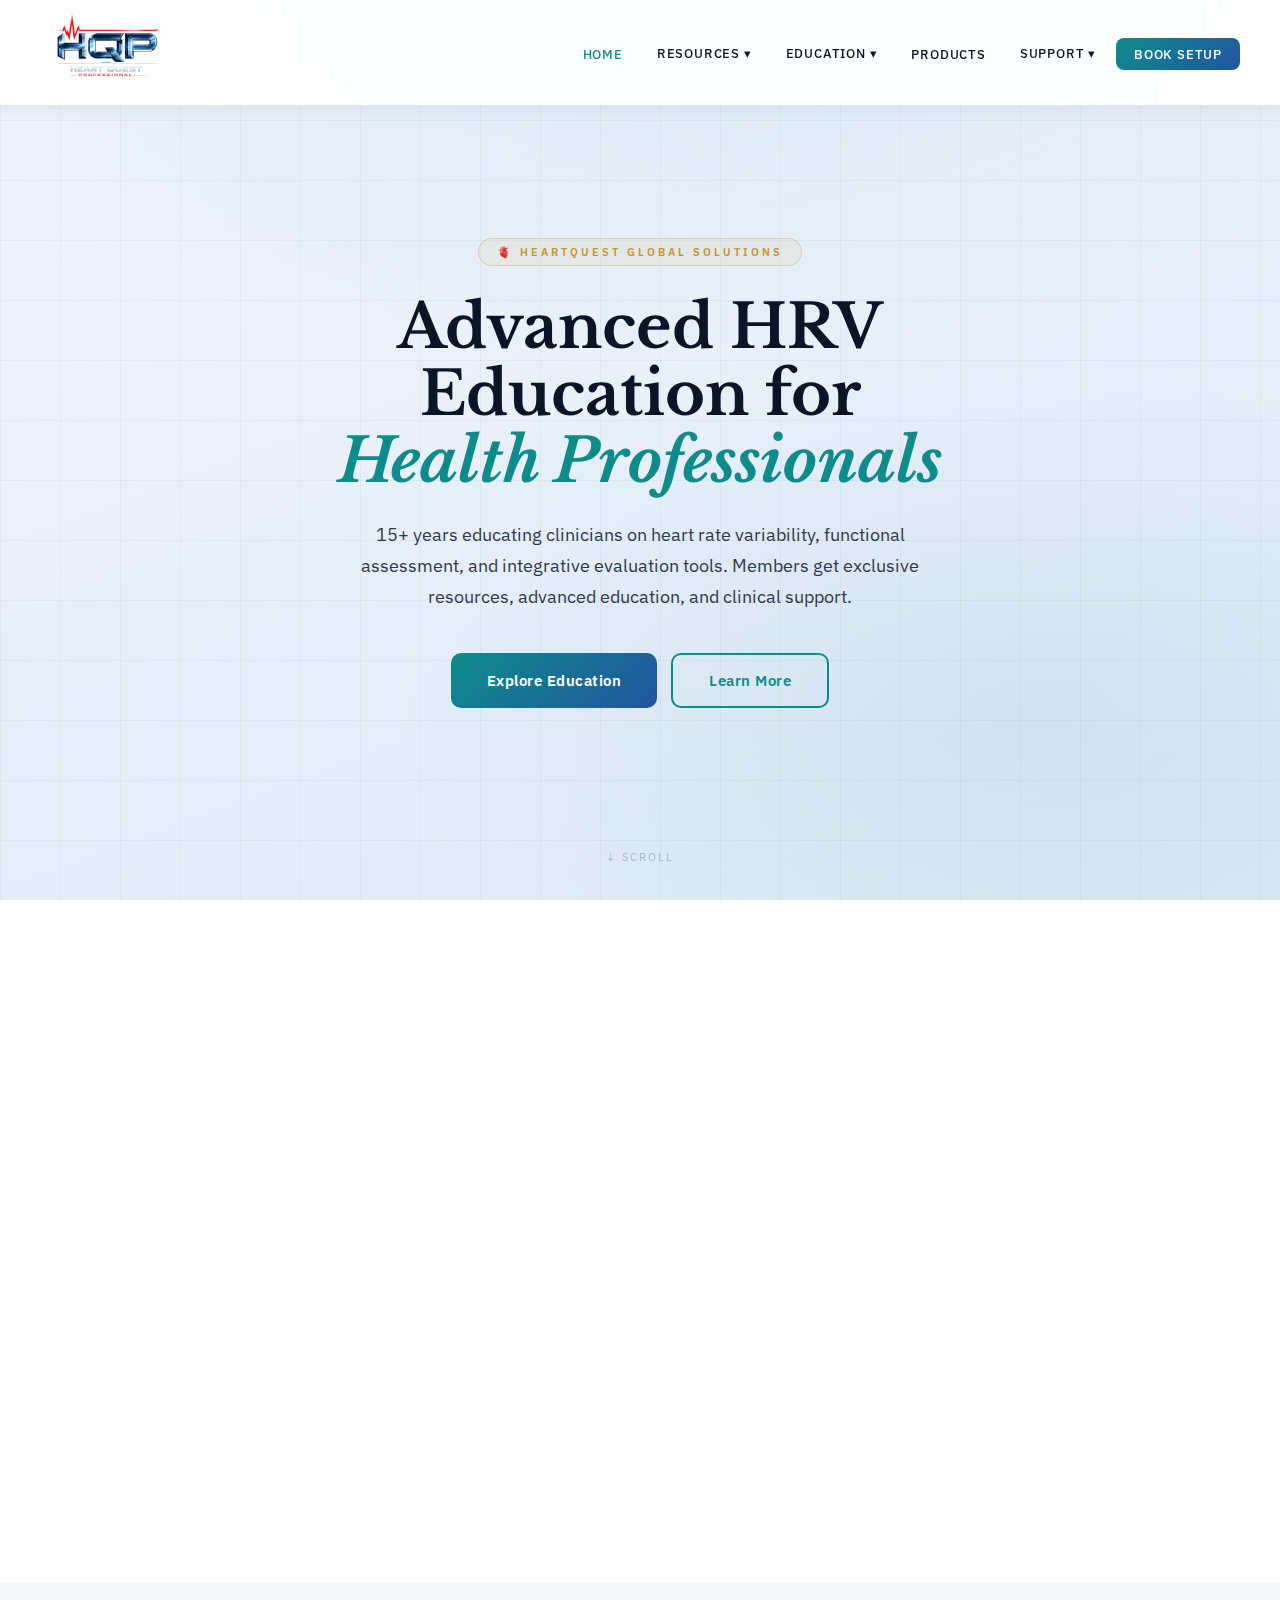
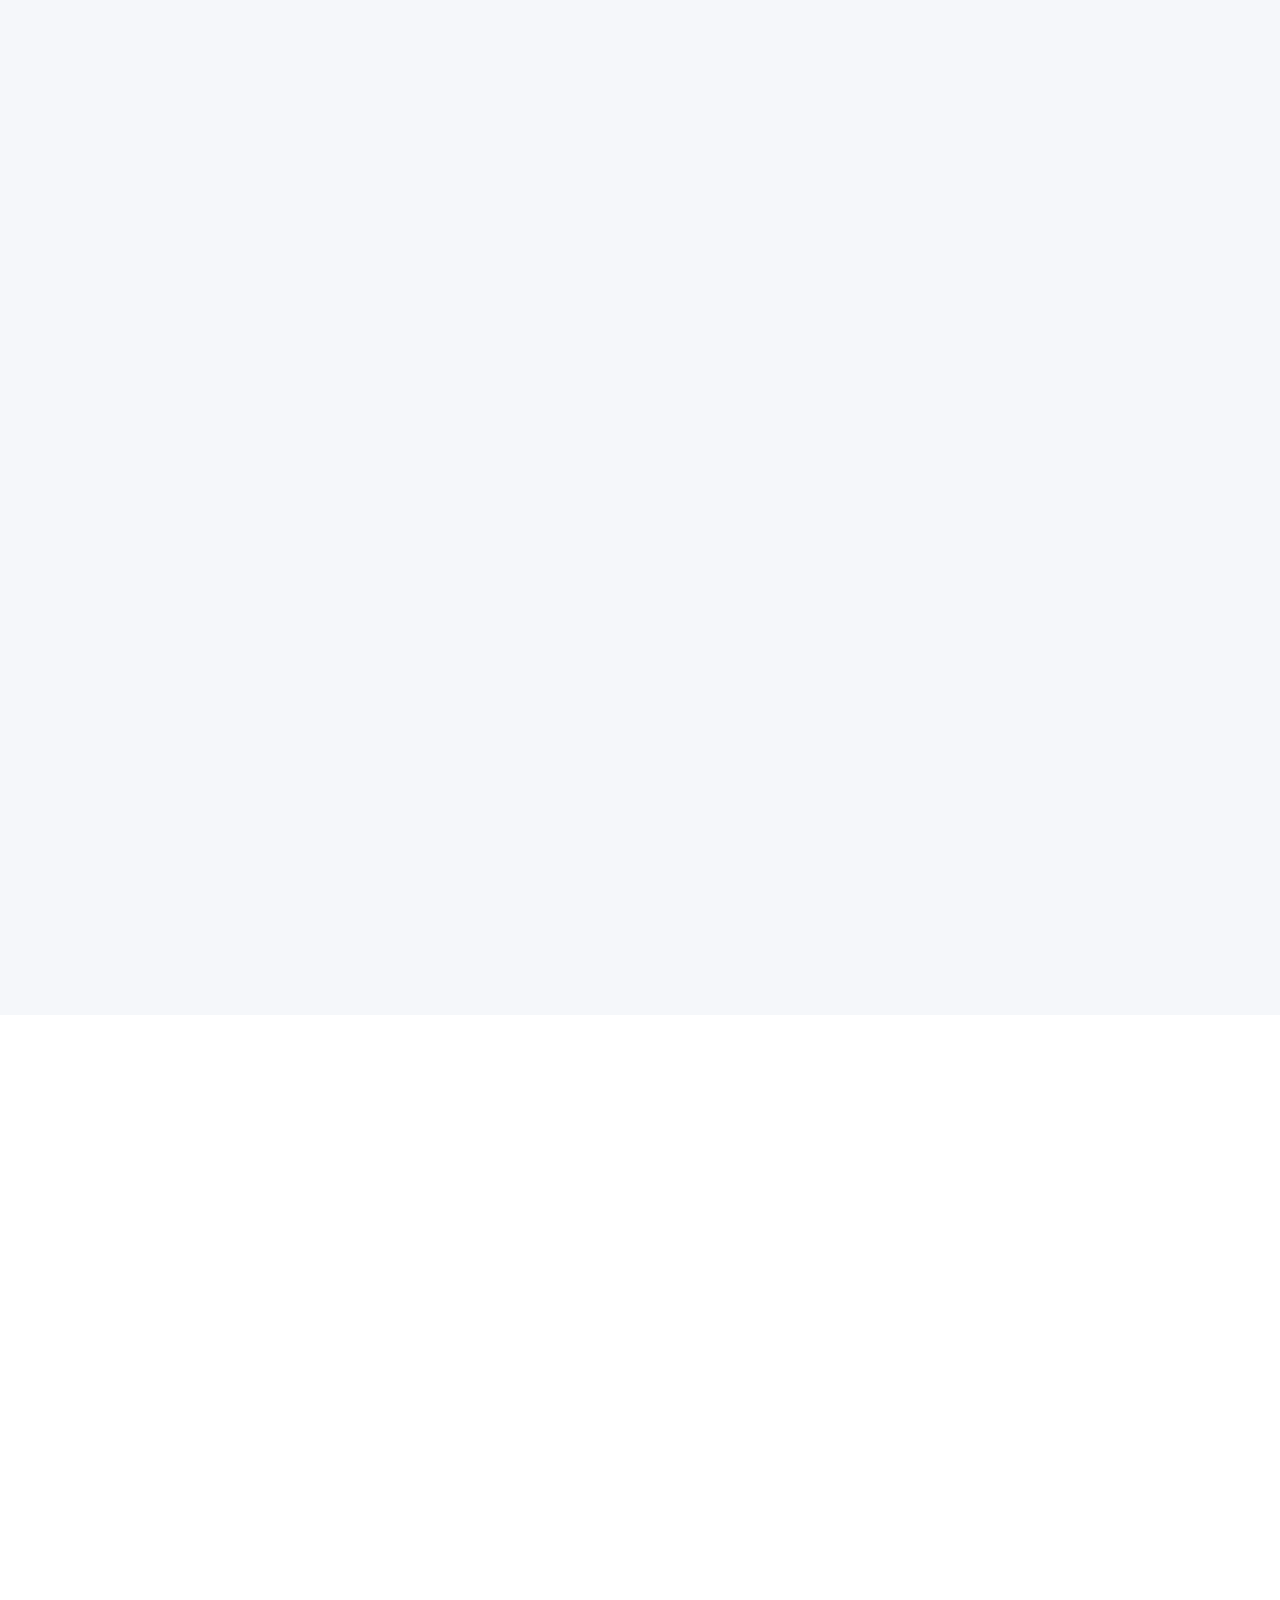
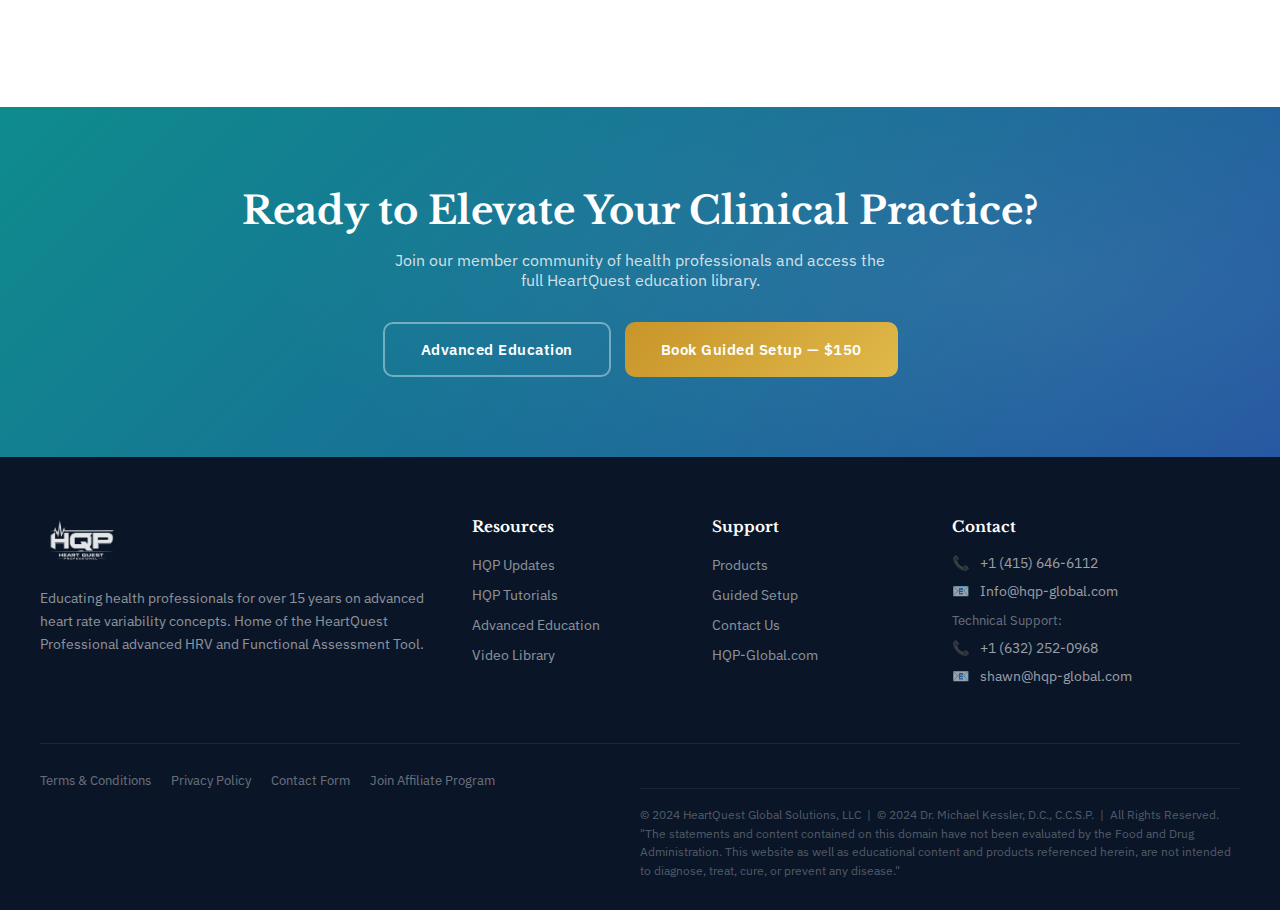
<file: index.html>
<!DOCTYPE html>
<html lang="en">
<head>
<meta charset="UTF-8">
<meta name="viewport" content="width=device-width, initial-scale=1.0">
<title>Home | HeartQuest Global Solutions</title>
<link rel="stylesheet" href="shared.css">
<style>
/* HOME-SPECIFIC STYLES */
.hero {
  min-height: 100vh;
  background: linear-gradient(160deg, #f0f5ff 0%, #e8f0fa 45%, #dceaf5 100%);
  display: flex; align-items: center; justify-content: center;
  padding: 126px 40px 80px;
  position: relative; overflow: hidden;
  text-align: center;
}
.hero::before {
  content: '';
  position: absolute; inset: 0;
  background:
    radial-gradient(ellipse 70% 50% at 50% -10%, rgba(14,140,140,0.09), transparent),
    radial-gradient(ellipse 50% 40% at 80% 80%, rgba(34,85,160,0.07), transparent);
  pointer-events: none;
}
.hero-grid-overlay {
  position: absolute; inset: 0;
  background-image: linear-gradient(rgba(10,22,40,0.04) 1px, transparent 1px),
                    linear-gradient(90deg, rgba(10,22,40,0.04) 1px, transparent 1px);
  background-size: 60px 60px;
  pointer-events: none;
}
.hero-content { position: relative; max-width: 760px; }
.hero-eyebrow {
  display: inline-flex; align-items: center; gap: 8px;
  font-size: 11px; font-weight: 600; letter-spacing: 3px; text-transform: uppercase;
  color: var(--gold);
  background: rgba(200,149,42,0.08); border: 1px solid rgba(200,149,42,0.3);
  border-radius: 24px; padding: 6px 18px; margin-bottom: 28px;
}
.hero h1 {
  font-family: 'Libre Baskerville', serif;
  font-size: clamp(2.4rem, 6vw, 3.8rem);
  color: var(--navy); font-weight: 700; line-height: 1.1;
  margin-bottom: 24px;
}
.hero h1 em { color: var(--teal); font-style: italic; }
.hero p {
  font-size: 1.12rem; color: var(--text-body);
  line-height: 1.75; margin-bottom: 40px;
  max-width: 580px; margin-left: auto; margin-right: auto;
}
.hero-actions { display: flex; gap: 14px; justify-content: center; flex-wrap: wrap; }

.hero-scroll {
  position: absolute; bottom: 36px; left: 50%;
  transform: translateX(-50%);
  display: flex; flex-direction: column; align-items: center; gap: 6px;
  color: rgba(10,22,40,0.3); font-size: 11px; letter-spacing: 2px; text-transform: uppercase;
  animation: bounce 2s infinite;
}
@keyframes bounce { 0%,100%{transform:translateX(-50%) translateY(0)} 50%{transform:translateX(-50%) translateY(6px)} }

/* ABOUT SECTION */
.about-grid {
  display: grid; grid-template-columns: 1fr 1fr; gap: 64px;
  align-items: center; max-width: 1100px; margin: 0 auto;
}
.about-visual {
  background: linear-gradient(160deg, var(--navy), var(--blue));
  border-radius: 20px; padding: 48px 40px;
  text-align: center; position: relative; overflow: hidden;
}
.about-visual::before {
  content: '';
  position: absolute; inset: 0;
  background: radial-gradient(ellipse 80% 60% at 50% 0%, rgba(14,140,140,0.2), transparent);
}
.about-visual-logo {
  width: 100px; height: 100px; border-radius: 24px;
  background: linear-gradient(135deg, var(--teal), var(--blue-mid));
  display: flex; align-items: center; justify-content: center;
  font-family: 'Libre Baskerville', serif;
  font-size: 36px; color: white; font-weight: 700;
  margin: 0 auto 24px;
  position: relative;
}
.about-visual h3 {
  font-family: 'Libre Baskerville', serif;
  color: white; font-size: 1.4rem; margin-bottom: 10px;
  position: relative;
}
.about-visual p { color: rgba(255,255,255,0.6); font-size: 0.9rem; line-height: 1.6; position: relative; }
.about-stat-row {
  display: flex; gap: 16px; margin-top: 28px;
  position: relative;
}
.about-stat {
  flex: 1; background: rgba(255,255,255,0.07);
  border-radius: 12px; padding: 16px;
  text-align: center;
}
.about-stat .num {
  font-family: 'Libre Baskerville', serif;
  font-size: 2rem; color: var(--teal-light); font-weight: 700;
}
.about-stat .lbl { font-size: 0.75rem; color: rgba(255,255,255,0.5); letter-spacing: 0.5px; }

/* WHY REGISTER */
.reasons-grid {
  display: grid; grid-template-columns: repeat(auto-fit, minmax(260px, 1fr));
  gap: 24px; margin-top: 48px;
}
.reason-card {
  background: white; border: 1px solid var(--light-gray);
  border-radius: 14px; padding: 28px;
  transition: all 0.3s ease;
}
.reason-card:hover { box-shadow: 0 10px 32px rgba(10,22,40,0.08); transform: translateY(-3px); }
.reason-icon {
  font-size: 28px; margin-bottom: 14px;
}
.reason-card h3 { font-family: 'Libre Baskerville', serif; font-size: 1rem; color: var(--navy); margin-bottom: 8px; }
.reason-card p { font-size: 0.88rem; color: var(--text-body); line-height: 1.65; }

/* CTA BANNER */
.cta-banner {
  background: linear-gradient(135deg, var(--teal), var(--blue-mid));
  padding: 80px 40px; text-align: center;
  position: relative; overflow: hidden;
}
.cta-banner::before {
  content: ''; position: absolute; inset: 0;
  background: radial-gradient(ellipse 60% 80% at 80% 50%, rgba(255,255,255,0.07), transparent);
}
.cta-banner h2 {
  font-family: 'Libre Baskerville', serif;
  font-size: clamp(1.6rem, 4vw, 2.4rem);
  color: white; margin-bottom: 16px; position: relative;
}
.cta-banner p { color: rgba(255,255,255,0.8); font-size: 1rem; margin-bottom: 32px; max-width: 500px; margin-left: auto; margin-right: auto; position: relative; }
.cta-banner .btn-group { display: flex; gap: 14px; justify-content: center; flex-wrap: wrap; position: relative; }

@media (max-width: 800px) {
  .about-grid { grid-template-columns: 1fr; }
}
</style>
</head>
<body>

<div id="nav-placeholder"></div>

<section class="hero">
  <div class="hero-grid-overlay"></div>
  <div class="hero-content">
    <div class="hero-eyebrow">🫀 HeartQuest Global Solutions</div>
    <h1>Advanced HRV Education for<br><em>Health Professionals</em></h1>
    <p>15+ years educating clinicians on heart rate variability, functional assessment, and integrative evaluation tools. Members get exclusive resources, advanced education, and clinical support.</p>
    <div class="hero-actions">
      <a href="advanced-education.html" class="btn btn-primary btn-lg">Explore Education</a>
      <a href="index.html#about" class="btn btn-outline btn-lg">Learn More</a>
    </div>
  </div>
  <div class="hero-scroll">↓ Scroll</div>
</section>

<!-- ABOUT -->
<section class="section" id="about">
  <div class="about-grid">
    <div class="reveal">
      <div class="section-label">About HQP Global</div>
      <h2 class="section-title">Bringing Advanced HRV Technology to Practitioners</h2>
      <div class="section-divider"></div>
      <p style="font-size:1rem; line-height:1.75; color:var(--text-body); margin-bottom:20px;">HeartQuest Global, LLC ("HQP") has been educating health professionals for 15 years on advanced heart rate variability concepts. Our team originally brought this technology from Russia to the USA and have been continually improving it.</p>
      <p style="font-size:1rem; line-height:1.75; color:var(--text-body); margin-bottom:28px;">We have incorporated other modalities including the Brain Gauge, Quantum VII RJL Bioimpedance (BIA) and will continue to incorporate additional evaluation tools. For purchasing, visit our sister website <a href="https://www.hqp-global.com/" target="_blank" style="color:var(--teal);">hqp-global.com</a>.</p>
      <a href="products.html" class="btn btn-primary">View Integrated Products</a>
    </div>
    <div class="reveal">
      <div class="about-visual">
        <div class="about-visual-logo">HQ</div>
        <h3>HeartQuest Professional</h3>
        <p>Advanced HRV & Functional Assessment Tool — the foundation of our clinical education platform.</p>
        <div class="about-stat-row">
          <div class="about-stat"><div class="num">15+</div><div class="lbl">Years</div></div>
          <div class="about-stat"><div class="num">4</div><div class="lbl">Modalities</div></div>
          <div class="about-stat"><div class="num">3</div><div class="lbl">Doctors</div></div>
        </div>
      </div>
    </div>
  </div>
</section>

<!-- THIS WEBSITE -->
<section class="section section-alt">
  <div class="section-wide">
    <div style="text-align:center; max-width:640px; margin: 0 auto 48px;" class="reveal">
      <div class="section-label">Welcome to the Advanced Website</div>
      <h2 class="section-title">A Dedicated Platform for HQP Health Providers</h2>
      <div class="section-divider" style="margin:20px auto;"></div>
      <p class="section-subtitle">Members access resources for success, advanced education, and supporting solutions — educational videos, clinical tools, and more to enhance your practice.</p>
    </div>
    <div class="reasons-grid">
      <div class="reason-card reveal">
        <div class="reason-icon">🔓</div>
        <h3>Safe Information Exchange</h3>
        <p>We need the freedom to express information in a safe medium — designed for health providers who have the HQP and need additional help and education.</p>
      </div>
      <div class="reason-card reveal">
        <div class="reason-icon">🏢</div>
        <h3>Multi-Company Solutions</h3>
        <p>Our solutions may come from multiple nutrition companies that can be most effective for your patients. We host education from educators who enhance your clinical skills.</p>
      </div>
      <div class="reason-card reveal">
        <div class="reason-icon">🛠️</div>
        <h3>Clinical Tools</h3>
        <p>A variety of helpful tools placed on this site to help you in your clinic. The Newsletter is also accessible here in case you're unable to receive it via email.</p>
      </div>
      <div class="reason-card reveal">
        <div class="reason-icon">🎥</div>
        <h3>Video Education</h3>
        <p>Some video education is free, some monetized. Dr. Karimov, Dr. Kessler, and Dr. Becchetti review interpretation of actual HQP, Brain Gauge cases and more.</p>
      </div>
      <div class="reason-card reveal">
        <div class="reason-icon">🧠</div>
        <h3>Interconnected Systems</h3>
        <p>The nervous system connects to Meridians from Chinese medicine giving indications of Minerals, Hormones, and more. Our team is uncovering these amazing relationships.</p>
      </div>
      <div class="reason-card reveal">
        <div class="reason-icon">🌍</div>
        <h3>Global Community</h3>
        <p>Join a global network of health professionals all using the HeartQuest Professional to elevate patient care with advanced functional assessment.</p>
      </div>
    </div>
  </div>
</section>

<!-- TEAM -->
<section class="section">
  <div class="section-wide">
    <div style="text-align:center; max-width:520px; margin:0 auto 48px;" class="reveal">
      <div class="section-label">Our Team</div>
      <h2 class="section-title">The Doctors Behind HQP</h2>
      <div class="section-divider" style="margin:20px auto;"></div>
      <p class="section-subtitle">Collectively, the entire team has been exploring how all systems in the body are interconnected.</p>
    </div>
    <div class="team-grid">
      <div class="team-card reveal">
        <div class="team-avatar">MK</div>
        <h3>Dr. Michael Kessler</h3>
        <div class="team-title">D.C., C.C.S.P.</div>
        <p>Co-developer of the HeartQuest Professional system and pioneer in bringing advanced HRV technology to the US clinical market.</p>
      </div>
      <div class="team-card reveal">
        <div class="team-avatar">SB</div>
        <h3>Dr. Sondra Becchetti</h3>
        <div class="team-title">D.C., F.I.A.C.A.</div>
        <p>Expert in functional assessment and integration of Chinese medicine meridian systems with HRV diagnostic protocols.</p>
      </div>
      <div class="team-card reveal">
        <div class="team-avatar">JK</div>
        <h3>Dr. Javdat Karimov</h3>
        <div class="team-title">NMD</div>
        <p>Naturopathic physician who originally helped bring this Russian-developed technology to American practitioners.</p>
      </div>
      <div class="team-card reveal">
        <div class="team-avatar">SH</div>
        <h3>Shawn Hoover</h3>
        <div class="team-title">CTO</div>
        <p>Chief Technology Officer managing technical operations, system integration, and member support for HeartQuest Global.</p>
      </div>
    </div>
  </div>
</section>

<!-- CTA -->
<section class="cta-banner">
  <h2>Ready to Elevate Your Clinical Practice?</h2>
  <p>Join our member community of health professionals and access the full HeartQuest education library.</p>
  <div class="btn-group">
    <a href="advanced-education.html" class="btn btn-outline-white btn-lg">Advanced Education</a>
    <a href="guided-setup.html" class="btn btn-gold btn-lg">Book Guided Setup — $150</a>
  </div>
</section>

<div id="footer-placeholder"></div>
<script src="components.js"></script>
</body>
</html>
</file>
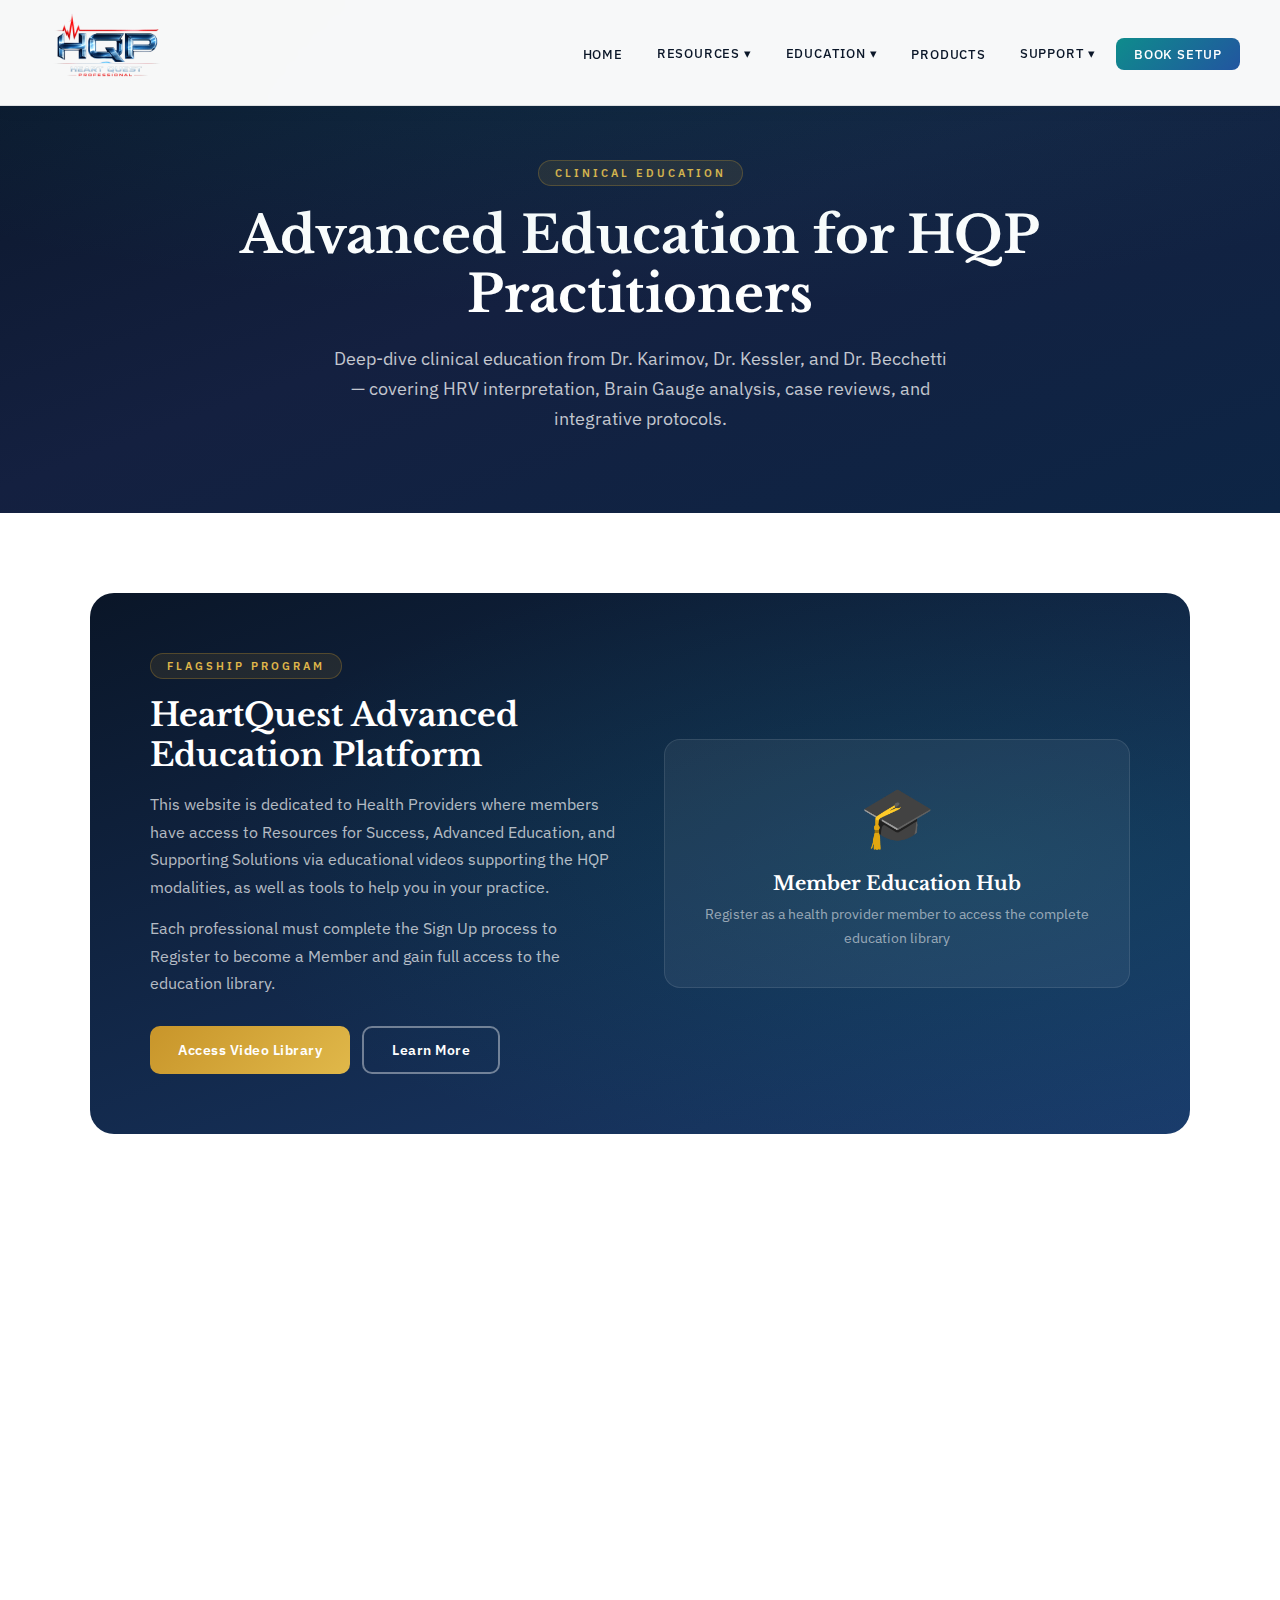
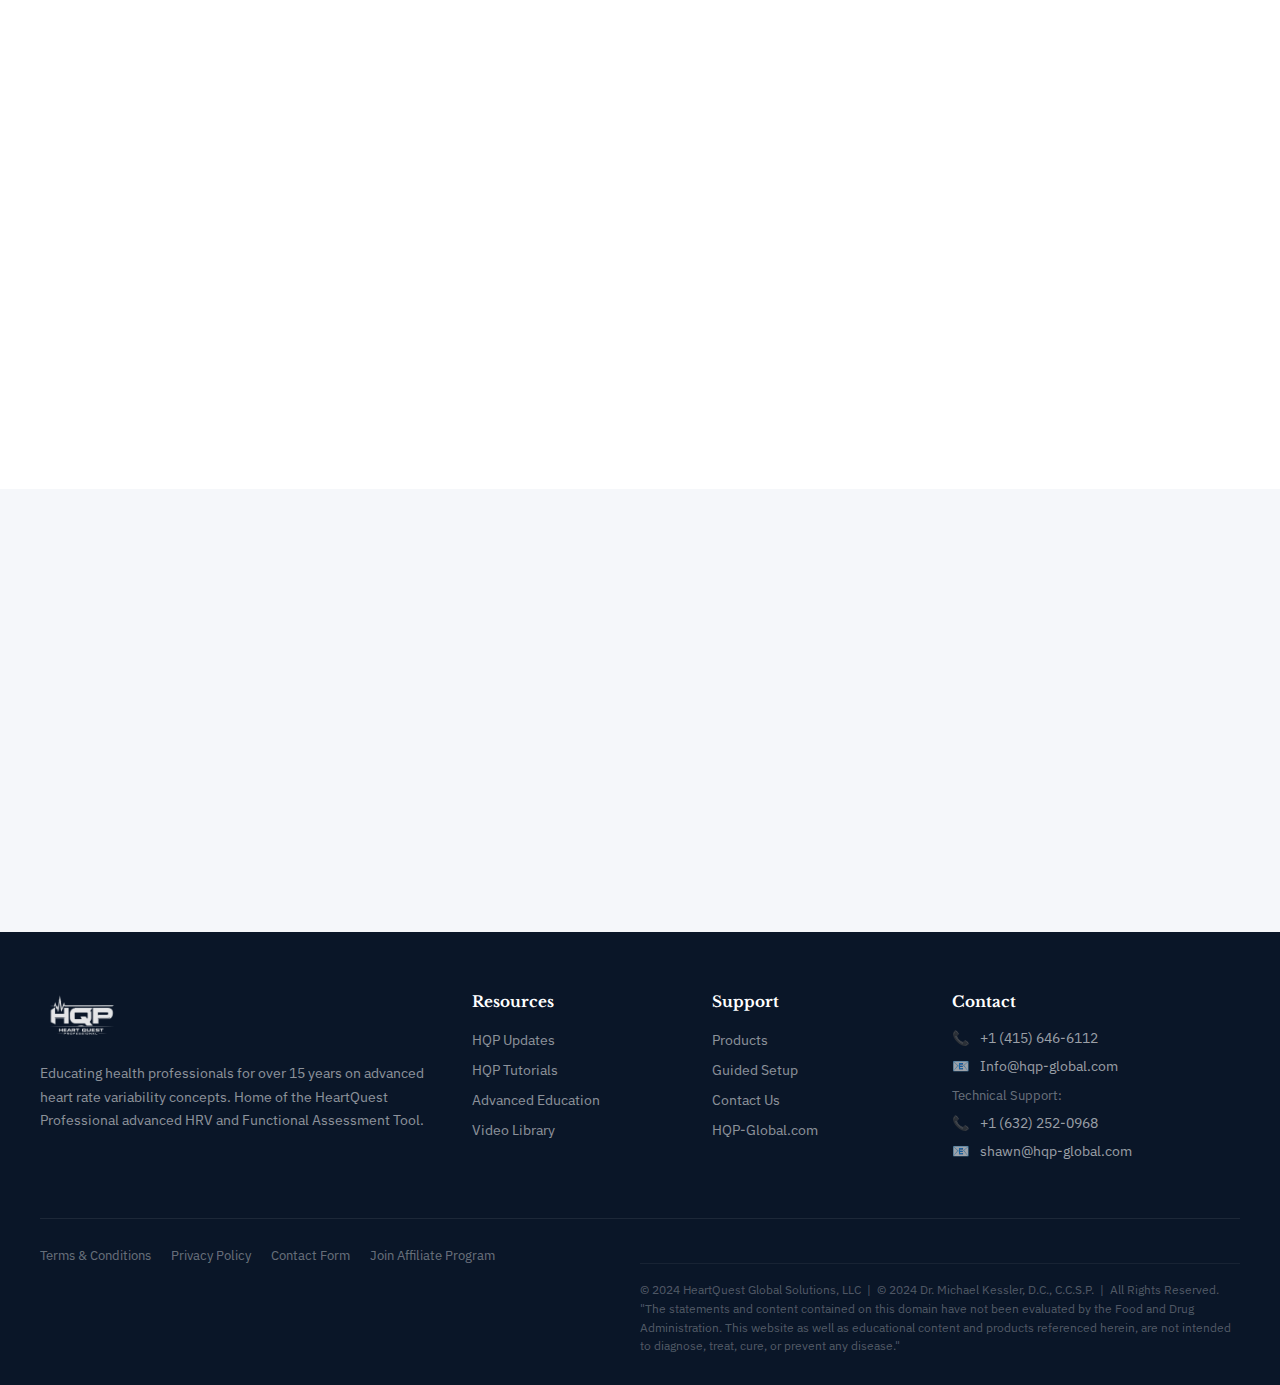
<file: advanced-education.html>
<!DOCTYPE html>
<html lang="en">
<head>
<meta charset="UTF-8">
<meta name="viewport" content="width=device-width, initial-scale=1.0">
<title>Advanced Education | HeartQuest Global Solutions</title>
<link rel="stylesheet" href="shared.css">
<style>
.edu-featured {
  max-width: 1100px; margin: 0 auto;
}
.edu-hero-card {
  background: linear-gradient(160deg, var(--navy), var(--blue));
  border-radius: 24px; padding: 60px;
  display: grid; grid-template-columns: 1fr 1fr; gap: 48px;
  align-items: center; margin-bottom: 60px;
  position: relative; overflow: hidden;
}
.edu-hero-card::before {
  content: ''; position: absolute; inset: 0;
  background: radial-gradient(ellipse 70% 60% at 80% 50%, rgba(14,140,140,0.18), transparent);
}
.edu-hero-card h2 {
  font-family: 'Libre Baskerville', serif;
  color: white; font-size: 2rem; margin-bottom: 16px;
  position: relative;
}
.edu-hero-card p { color: rgba(255,255,255,0.7); line-height: 1.75; font-size: 0.98rem; position: relative; }
.edu-hero-card .btn-group { display: flex; gap: 12px; margin-top: 28px; flex-wrap: wrap; position: relative; }
.edu-visual {
  background: rgba(255,255,255,0.06); border: 1px solid rgba(255,255,255,0.1);
  border-radius: 16px; padding: 36px;
  text-align: center; position: relative;
}
.edu-visual-icon { font-size: 60px; margin-bottom: 16px; }
.edu-visual h3 { font-family: 'Libre Baskerville', serif; color: white; font-size: 1.2rem; margin-bottom: 8px; }
.edu-visual p { color: rgba(255,255,255,0.55); font-size: 0.85rem; }

.edu-categories {
  display: grid; grid-template-columns: repeat(auto-fit, minmax(280px, 1fr));
  gap: 28px;
}
.edu-cat-card {
  background: white; border: 1px solid var(--light-gray);
  border-radius: 16px; padding: 32px;
  transition: all 0.3s ease;
}
.edu-cat-card:hover { box-shadow: 0 10px 32px rgba(10,22,40,0.1); transform: translateY(-4px); }
.edu-cat-icon {
  width: 56px; height: 56px; border-radius: 14px;
  background: linear-gradient(135deg, rgba(14,140,140,0.12), rgba(26,58,107,0.12));
  display: flex; align-items: center; justify-content: center;
  font-size: 24px; margin-bottom: 18px;
}
.edu-cat-card h3 { font-family: 'Libre Baskerville', serif; font-size: 1.1rem; color: var(--navy); margin-bottom: 10px; }
.edu-cat-card p { font-size: 0.9rem; color: var(--text-body); line-height: 1.65; margin-bottom: 20px; }
.edu-tag {
  display: inline-block;
  font-size: 10px; font-weight: 600; letter-spacing: 1px; text-transform: uppercase;
  padding: 3px 10px; border-radius: 12px; margin-right: 6px; margin-bottom: 6px;
}
.tag-free { background: rgba(14,140,140,0.1); color: var(--teal); border: 1px solid rgba(14,140,140,0.2); }
.tag-paid { background: rgba(200,149,42,0.1); color: var(--gold); border: 1px solid rgba(200,149,42,0.2); }
.tag-members { background: rgba(26,58,107,0.1); color: var(--blue-mid); border: 1px solid rgba(26,58,107,0.2); }

@media (max-width: 800px) {
  .edu-hero-card { grid-template-columns: 1fr; padding: 36px; }
}
</style>
</head>
<body>

<div id="nav-placeholder"></div>

<div class="page-hero">
  <div class="page-hero-label">Clinical Education</div>
  <h1>Advanced Education for HQP Practitioners</h1>
  <p>Deep-dive clinical education from Dr. Karimov, Dr. Kessler, and Dr. Becchetti — covering HRV interpretation, Brain Gauge analysis, case reviews, and integrative protocols.</p>
</div>

<section class="section">
  <div class="edu-featured">
    <div class="edu-hero-card reveal">
      <div>
        <div class="page-hero-label" style="margin-bottom:16px;">Flagship Program</div>
        <h2>HeartQuest Advanced Education Platform</h2>
        <p>This website is dedicated to Health Providers where members have access to Resources for Success, Advanced Education, and Supporting Solutions via educational videos supporting the HQP modalities, as well as tools to help you in your practice.</p>
        <p style="margin-top:14px;">Each professional must complete the Sign Up process to Register to become a Member and gain full access to the education library.</p>
        <div class="btn-group">
          <a href="video-library.html" class="btn btn-gold">Access Video Library</a>
          <a href="index.html" class="btn btn-outline-white">Learn More</a>
        </div>
      </div>
      <div class="edu-visual">
        <div class="edu-visual-icon">🎓</div>
        <h3>Member Education Hub</h3>
        <p>Register as a health provider member to access the complete education library</p>
      </div>
    </div>

    <div style="text-align:center; max-width:520px; margin:0 auto 40px;" class="reveal">
      <div class="section-label">Education Categories</div>
      <h2 class="section-title">What You'll Learn</h2>
      <div class="section-divider" style="margin:16px auto;"></div>
    </div>

    <div class="edu-categories">
      <div class="edu-cat-card reveal">
        <div class="edu-cat-icon">🫀</div>
        <h3>HRV Interpretation</h3>
        <p>Advanced heart rate variability analysis and clinical interpretation using the HeartQuest Professional platform. Learn to read HQP parameters at a deeper level.</p>
        <span class="edu-tag tag-free">Free Content</span>
        <span class="edu-tag tag-paid">Premium Content</span>
      </div>
      <div class="edu-cat-card reveal">
        <div class="edu-cat-icon">🧠</div>
        <h3>Brain Gauge Analysis</h3>
        <p>Interpretation of Brain Gauge cognitive assessments and how to correlate findings with HRV data for comprehensive patient evaluation.</p>
        <span class="edu-tag tag-members">Members Only</span>
      </div>
      <div class="edu-cat-card reveal">
        <div class="edu-cat-icon">📊</div>
        <h3>Case Reviews</h3>
        <p>Dr. Karimov, Dr. Kessler, and Dr. Becchetti review actual patient cases on the HQP and Brain Gauge with clinical commentary and recommendations.</p>
        <span class="edu-tag tag-paid">Monetized Videos</span>
      </div>
      <div class="edu-cat-card reveal">
        <div class="edu-cat-icon">🔗</div>
        <h3>Meridian Integration</h3>
        <p>The nervous system's connection to Meridians from Chinese medicine, giving indications of Minerals, Hormones, and more. Uncovering amazing body relationships.</p>
        <span class="edu-tag tag-members">Members Only</span>
      </div>
      <div class="edu-cat-card reveal">
        <div class="edu-cat-icon">💊</div>
        <h3>Nutritional Protocols</h3>
        <p>Solutions from multiple nutrition companies that can be most effective for your patient population as identified by HQP assessment data.</p>
        <span class="edu-tag tag-members">Members Only</span>
      </div>
      <div class="edu-cat-card reveal">
        <div class="edu-cat-icon">🛠️</div>
        <h3>Clinical Tools</h3>
        <p>A variety of helpful tools for your clinic. The HQP Newsletter is also accessible here in case you're unable to receive it via email.</p>
        <span class="edu-tag tag-free">Free Access</span>
      </div>
    </div>
  </div>
</section>

<section class="section section-alt">
  <div class="section-wide" style="text-align:center;">
    <div class="reveal">
      <div class="section-label">Get Started</div>
      <h2 class="section-title">Ready to Deepen Your Clinical Education?</h2>
      <div class="section-divider" style="margin:20px auto;"></div>
      <p class="section-subtitle" style="margin: 0 auto 32px;">Register as a member to unlock the full education library. Some content is free, some monetized — all designed to enhance your use of the HeartQuest Professional.</p>
      <div style="display:flex; gap:14px; justify-content:center; flex-wrap:wrap;">
        <a href="video-library.html" class="btn btn-primary btn-lg">Browse Video Library</a>
        <a href="guided-setup.html" class="btn btn-gold btn-lg">Book Guided Setup</a>
      </div>
    </div>
  </div>
</section>

<div id="footer-placeholder"></div>
<script src="components.js"></script>
</body>
</html>
</file>
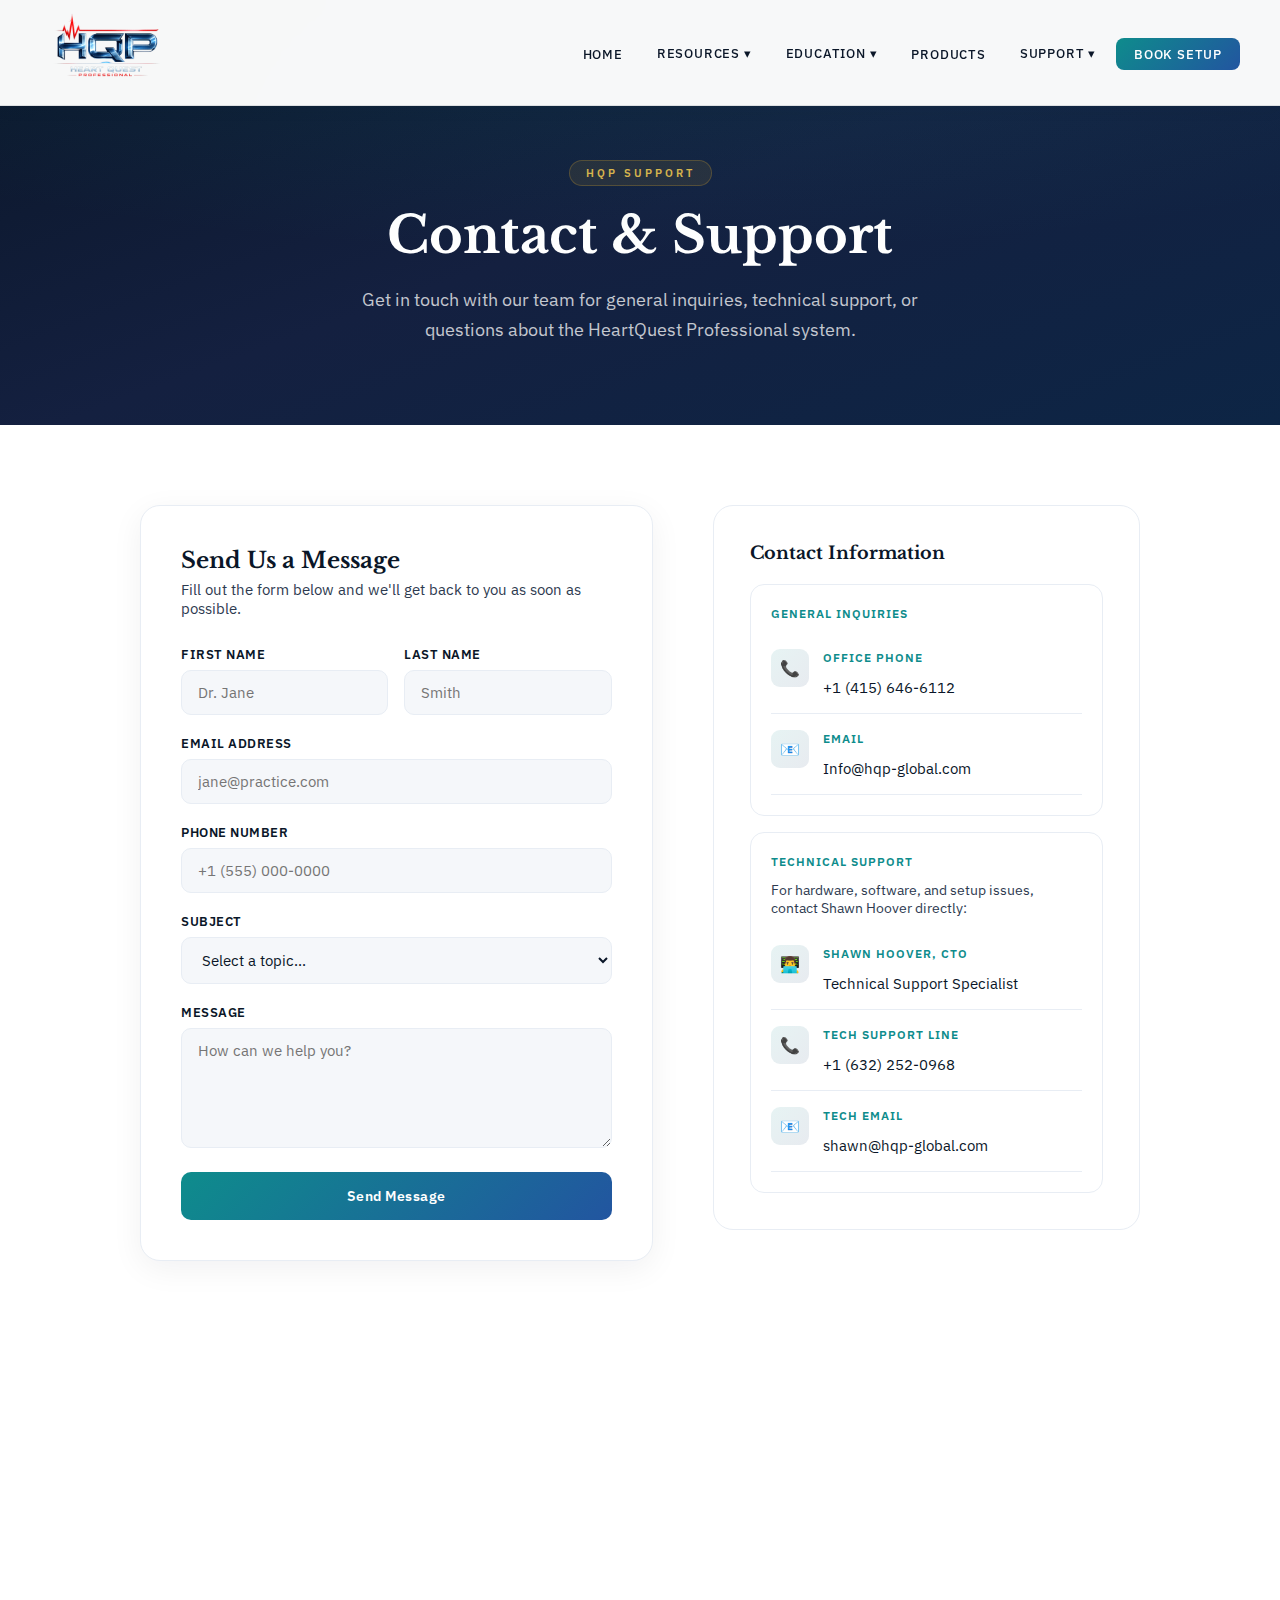
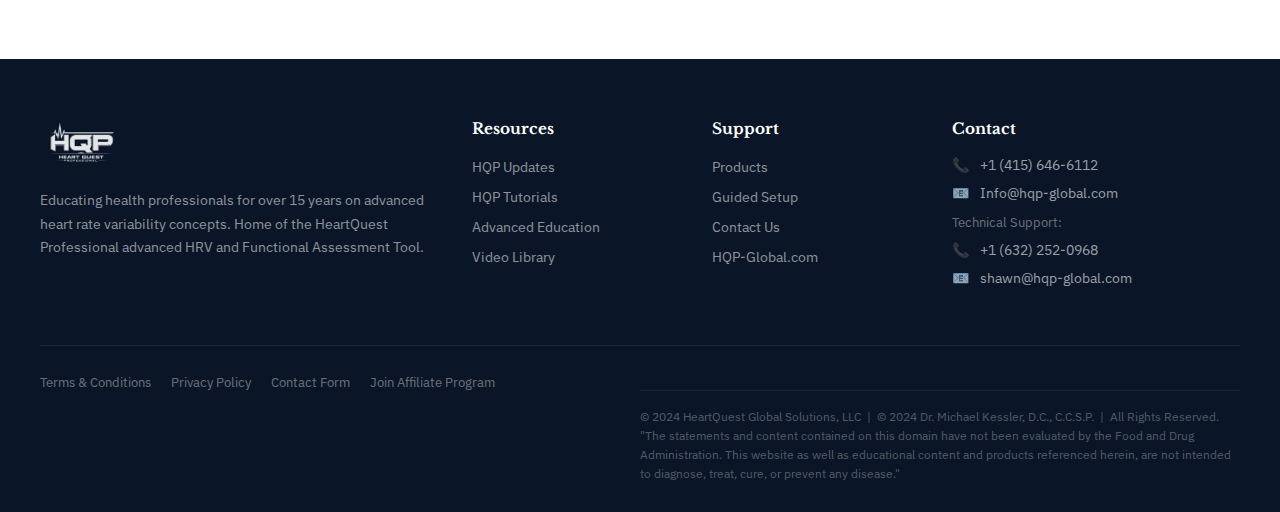
<file: contact.html>
<!DOCTYPE html>
<html lang="en">
<head>
<meta charset="UTF-8">
<meta name="viewport" content="width=device-width, initial-scale=1.0">
<title>Contact Us | HeartQuest Global Solutions</title>
<link rel="stylesheet" href="shared.css">
<style>
.contact-layout {
  max-width: 1000px; margin: 0 auto;
  display: grid; grid-template-columns: 1.2fr 1fr;
  gap: 60px; align-items: start;
}
.contact-form-card {
  background: white; border: 1px solid var(--light-gray);
  border-radius: 20px; padding: 40px;
  box-shadow: 0 8px 32px rgba(10,22,40,0.06);
}
.contact-form-card h2 { font-family: 'Libre Baskerville', serif; font-size: 1.4rem; color: var(--navy); margin-bottom: 6px; }
.contact-form-card p { font-size: 0.92rem; color: var(--text-body); margin-bottom: 28px; }
.form-group { margin-bottom: 20px; }
.form-group label { display: block; font-size: 0.82rem; font-weight: 600; letter-spacing: 0.5px; color: var(--navy); text-transform: uppercase; margin-bottom: 7px; }
.form-group input, .form-group textarea, .form-group select {
  width: 100%; padding: 12px 16px;
  border: 1.5px solid var(--light-gray);
  border-radius: 10px; font-family: 'IBM Plex Sans', sans-serif;
  font-size: 0.93rem; color: var(--text-dark);
  background: var(--off-white);
  transition: all 0.2s ease; outline: none;
}
.form-group input:focus, .form-group textarea:focus, .form-group select:focus {
  border-color: var(--teal); background: white;
  box-shadow: 0 0 0 3px rgba(14,140,140,0.08);
}
.form-group textarea { resize: vertical; min-height: 120px; }
.form-row { display: grid; grid-template-columns: 1fr 1fr; gap: 16px; }

.contact-info-card {
  background: white; border: 1px solid var(--light-gray);
  border-radius: 20px; padding: 36px; margin-bottom: 24px;
}
.contact-info-card h3 { font-family: 'Libre Baskerville', serif; font-size: 1.1rem; color: var(--navy); margin-bottom: 20px; }
.contact-dept {
  border: 1px solid var(--light-gray); border-radius: 14px;
  padding: 20px; margin-bottom: 16px;
}
.contact-dept:last-child { margin-bottom: 0; }
.contact-dept h4 { font-size: 0.78rem; font-weight: 600; letter-spacing: 1px; text-transform: uppercase; color: var(--teal); margin-bottom: 12px; }

@media (max-width: 800px) {
  .contact-layout { grid-template-columns: 1fr; }
  .form-row { grid-template-columns: 1fr; }
}
</style>
</head>
<body>

<div id="nav-placeholder"></div>

<div class="page-hero">
  <div class="page-hero-label">HQP Support</div>
  <h1>Contact &amp; Support</h1>
  <p>Get in touch with our team for general inquiries, technical support, or questions about the HeartQuest Professional system.</p>
</div>

<section class="section">
  <div class="contact-layout">
    <div class="reveal">
      <div class="contact-form-card">
        <h2>Send Us a Message</h2>
        <p>Fill out the form below and we'll get back to you as soon as possible.</p>
        <form action="mailto:Info@hqp-global.com" method="post" enctype="text/plain">
          <div class="form-row">
            <div class="form-group">
              <label for="first-name">First Name</label>
              <input type="text" id="first-name" name="first_name" placeholder="Dr. Jane">
            </div>
            <div class="form-group">
              <label for="last-name">Last Name</label>
              <input type="text" id="last-name" name="last_name" placeholder="Smith">
            </div>
          </div>
          <div class="form-group">
            <label for="email">Email Address</label>
            <input type="email" id="email" name="email" placeholder="jane@practice.com">
          </div>
          <div class="form-group">
            <label for="phone">Phone Number</label>
            <input type="tel" id="phone" name="phone" placeholder="+1 (555) 000-0000">
          </div>
          <div class="form-group">
            <label for="subject">Subject</label>
            <select id="subject" name="subject">
              <option value="">Select a topic...</option>
              <option>General Information</option>
              <option>Technical Support</option>
              <option>Guided Setup Booking</option>
              <option>Product Questions</option>
              <option>Membership Registration</option>
              <option>Other</option>
            </select>
          </div>
          <div class="form-group">
            <label for="message">Message</label>
            <textarea id="message" name="message" placeholder="How can we help you?"></textarea>
          </div>
          <button type="submit" class="btn btn-primary btn-full" style="font-size:14px; padding:15px;">Send Message</button>
        </form>
      </div>
    </div>

    <div class="reveal">
      <div class="contact-info-card">
        <h3>Contact Information</h3>
        <div class="contact-dept">
          <h4>General Inquiries</h4>
          <div class="contact-info-item">
            <div class="contact-info-icon">📞</div>
            <div>
              <h4>Office Phone</h4>
              <a href="tel:+14156466112">+1 (415) 646-6112</a>
            </div>
          </div>
          <div class="contact-info-item">
            <div class="contact-info-icon">📧</div>
            <div>
              <h4>Email</h4>
              <a href="mailto:Info@hqp-global.com">Info@hqp-global.com</a>
            </div>
          </div>
        </div>
        <div class="contact-dept">
          <h4>Technical Support</h4>
          <p style="font-size:0.85rem; color:var(--text-body); margin-bottom:12px;">For hardware, software, and setup issues, contact Shawn Hoover directly:</p>
          <div class="contact-info-item">
            <div class="contact-info-icon">👨‍💻</div>
            <div>
              <h4>Shawn Hoover, CTO</h4>
              <p>Technical Support Specialist</p>
            </div>
          </div>
          <div class="contact-info-item">
            <div class="contact-info-icon">📞</div>
            <div>
              <h4>Tech Support Line</h4>
              <a href="tel:+16322520968">+1 (632) 252-0968</a>
            </div>
          </div>
          <div class="contact-info-item">
            <div class="contact-info-icon">📧</div>
            <div>
              <h4>Tech Email</h4>
              <a href="mailto:shawn@hqp-global.com">shawn@hqp-global.com</a>
            </div>
          </div>
        </div>
      </div>

      <div class="notice-box reveal">
        <p><strong>New HQP Owner?</strong> Book a 1-hour Guided Setup session for $150 — live help to set up your account and a complete tour of how to navigate the HQP system.</p>
        <a href="guided-setup.html" class="btn btn-primary btn-sm" style="margin-top:14px; display:inline-flex;">Book Guided Setup</a>
      </div>

      <div class="notice-gold notice-box reveal" style="margin-top:16px;">
        <p>For purchasing the HeartQuest Professional or other products, visit our sister website: <a href="https://www.hqp-global.com/" target="_blank" style="color:var(--gold); font-weight:600;">hqp-global.com</a></p>
      </div>
    </div>
  </div>
</section>

<div id="footer-placeholder"></div>
<script src="components.js"></script>
</body>
</html>
</file>
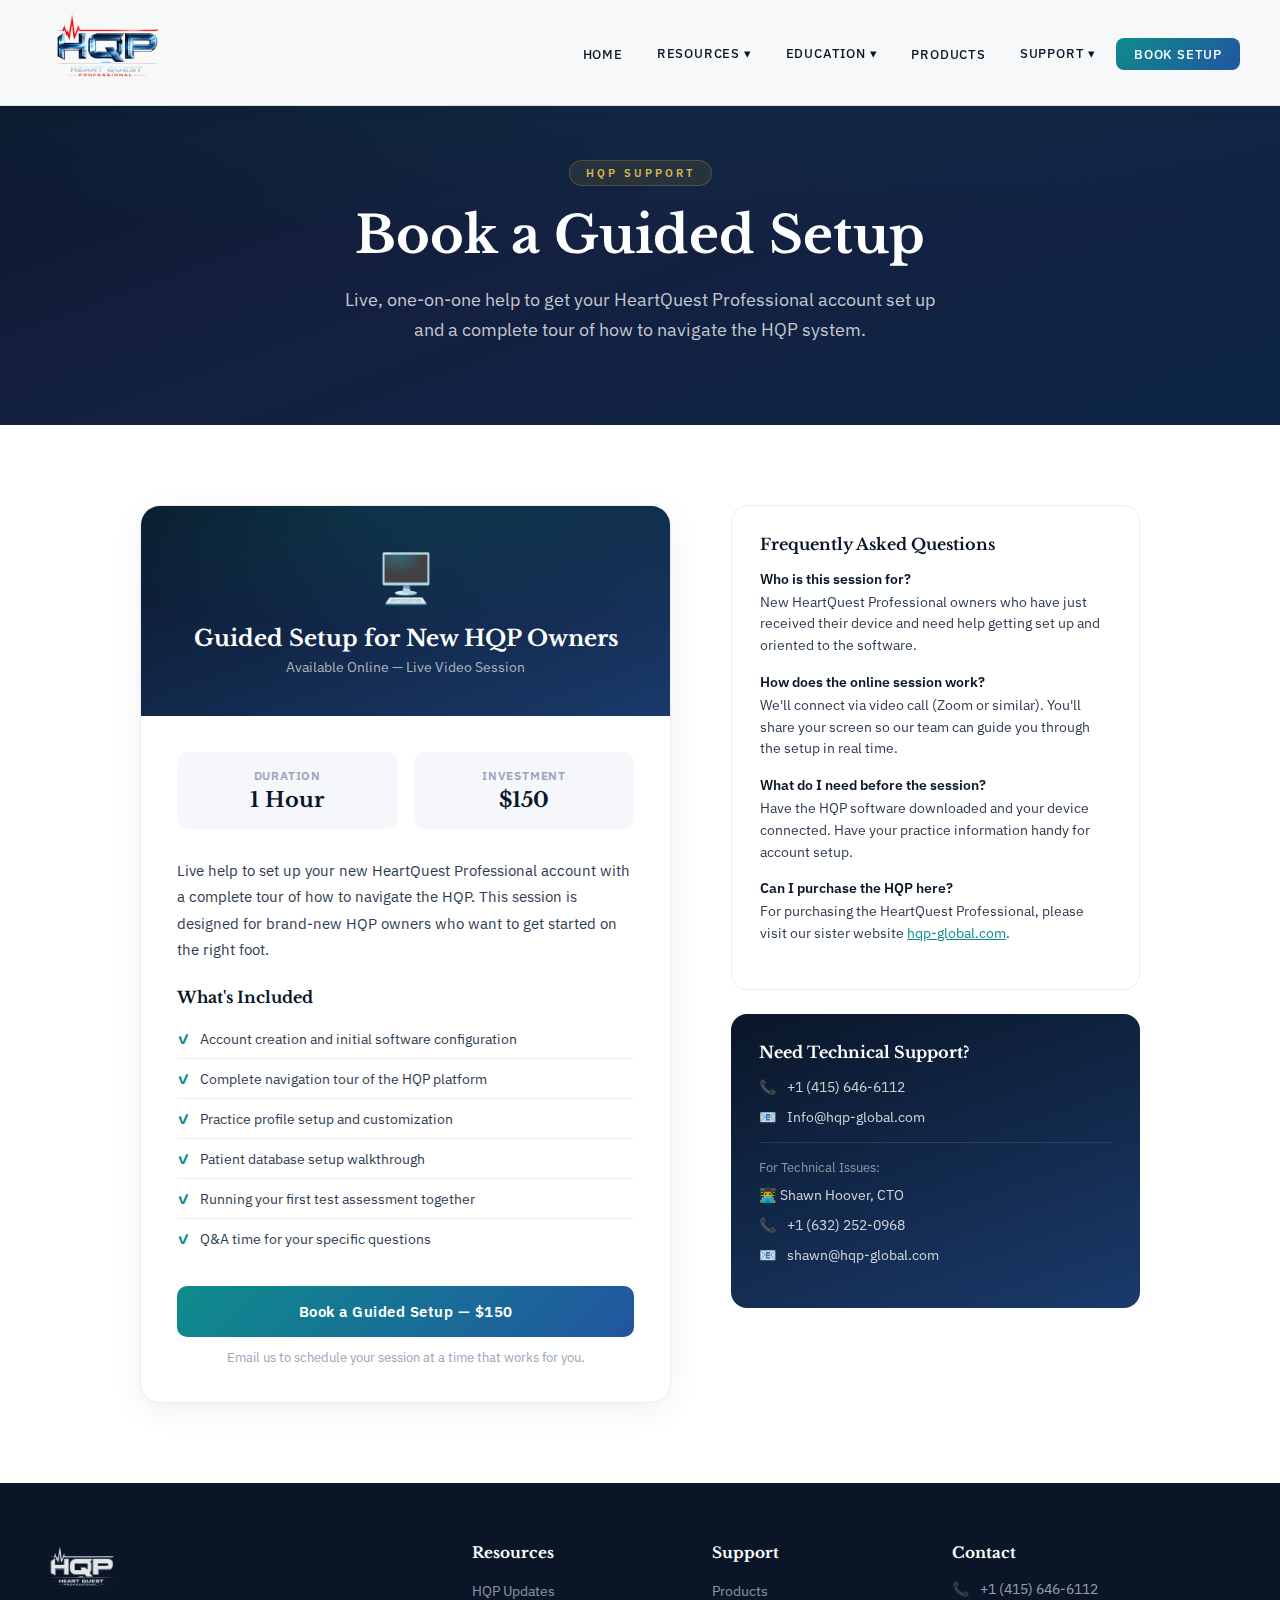
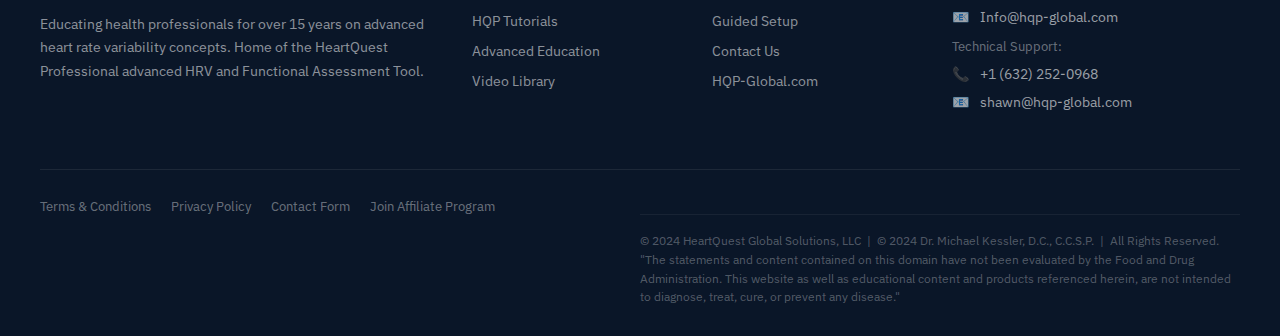
<file: guided-setup.html>
<!DOCTYPE html>
<html lang="en">
<head>
<meta charset="UTF-8">
<meta name="viewport" content="width=device-width, initial-scale=1.0">
<title>Guided Setup | HeartQuest Global Solutions</title>
<link rel="stylesheet" href="shared.css">
<style>
.setup-layout {
  max-width: 1000px; margin: 0 auto;
  display: grid; grid-template-columns: 1.3fr 1fr;
  gap: 60px; align-items: start;
}
.service-card {
  background: white; border: 1px solid var(--light-gray);
  border-radius: 20px; overflow: hidden;
  box-shadow: 0 8px 32px rgba(10,22,40,0.06);
}
.service-card-header {
  background: linear-gradient(160deg, var(--navy), var(--blue));
  padding: 40px; text-align: center; position: relative; overflow: hidden;
}
.service-card-header::before {
  content: ''; position: absolute; inset: 0;
  background: radial-gradient(ellipse 80% 60% at 50% 0%, rgba(14,140,140,0.2), transparent);
}
.service-icon { font-size: 48px; margin-bottom: 16px; position: relative; }
.service-card-header h2 {
  font-family: 'Libre Baskerville', serif;
  color: white; font-size: 1.4rem; margin-bottom: 6px;
  position: relative;
}
.service-card-header p { color: rgba(255,255,255,0.65); font-size: 0.88rem; position: relative; }
.service-details { padding: 36px; }
.service-meta {
  display: grid; grid-template-columns: 1fr 1fr;
  gap: 16px; margin-bottom: 28px;
}
.meta-item {
  background: var(--off-white); border-radius: 12px; padding: 16px;
  text-align: center;
}
.meta-item .meta-label { font-size: 0.75rem; font-weight: 600; letter-spacing: 0.8px; text-transform: uppercase; color: var(--mid-gray); margin-bottom: 4px; }
.meta-item .meta-value { font-family: 'Libre Baskerville', serif; font-size: 1.3rem; color: var(--navy); font-weight: 700; }
.includes-list { list-style: none; margin-bottom: 28px; }
.includes-list li {
  display: flex; align-items: flex-start; gap: 10px;
  padding: 10px 0; border-bottom: 1px solid var(--light-gray);
  font-size: 0.9rem; color: var(--text-body);
}
.includes-list li:last-child { border-bottom: none; }
.includes-list li::before { content: '✓'; color: var(--teal); font-weight: 700; flex-shrink: 0; }

.sidebar-content { position: sticky; top: 90px; }
.info-card {
  background: white; border: 1px solid var(--light-gray);
  border-radius: 16px; padding: 28px; margin-bottom: 24px;
}
.info-card h3 { font-family: 'Libre Baskerville', serif; font-size: 1rem; color: var(--navy); margin-bottom: 16px; }
.faq-item { margin-bottom: 16px; }
.faq-item h4 { font-size: 0.88rem; font-weight: 600; color: var(--navy); margin-bottom: 4px; }
.faq-item p { font-size: 0.85rem; color: var(--text-body); line-height: 1.6; }
.support-card {
  background: linear-gradient(160deg, var(--navy), var(--blue));
  border-radius: 16px; padding: 28px; color: white;
}
.support-card h3 { font-family: 'Libre Baskerville', serif; font-size: 1rem; margin-bottom: 16px; }
.support-line { display: flex; align-items: center; gap: 10px; margin-bottom: 12px; font-size: 0.88rem; color: rgba(255,255,255,0.8); }
.support-line a { color: rgba(255,255,255,0.8); text-decoration: none; }
.support-line a:hover { color: white; }

@media (max-width: 800px) {
  .setup-layout { grid-template-columns: 1fr; }
  .sidebar-content { position: static; }
}
</style>
</head>
<body>

<div id="nav-placeholder"></div>

<div class="page-hero">
  <div class="page-hero-label">HQP Support</div>
  <h1>Book a Guided Setup</h1>
  <p>Live, one-on-one help to get your HeartQuest Professional account set up and a complete tour of how to navigate the HQP system.</p>
</div>

<section class="section">
  <div class="setup-layout">
    <div>
      <div class="service-card reveal">
        <div class="service-card-header">
          <div class="service-icon">🖥️</div>
          <h2>Guided Setup for New HQP Owners</h2>
          <p>Available Online — Live Video Session</p>
        </div>
        <div class="service-details">
          <div class="service-meta">
            <div class="meta-item">
              <div class="meta-label">Duration</div>
              <div class="meta-value">1 Hour</div>
            </div>
            <div class="meta-item">
              <div class="meta-label">Investment</div>
              <div class="meta-value">$150</div>
            </div>
          </div>
          <p style="font-size:0.95rem; color:var(--text-body); line-height:1.75; margin-bottom:24px;">Live help to set up your new HeartQuest Professional account with a complete tour of how to navigate the HQP. This session is designed for brand-new HQP owners who want to get started on the right foot.</p>
          <h3 style="font-family:'Libre Baskerville', serif; font-size:1rem; color:var(--navy); margin-bottom:12px;">What's Included</h3>
          <ul class="includes-list">
            <li>Account creation and initial software configuration</li>
            <li>Complete navigation tour of the HQP platform</li>
            <li>Practice profile setup and customization</li>
            <li>Patient database setup walkthrough</li>
            <li>Running your first test assessment together</li>
            <li>Q&A time for your specific questions</li>
          </ul>
          <a href="mailto:Info@hqp-global.com?subject=Guided%20Setup%20Booking%20Request" class="btn btn-primary btn-full btn-lg">Book a Guided Setup — $150</a>
          <p style="text-align:center; font-size:0.8rem; color:var(--mid-gray); margin-top:12px;">Email us to schedule your session at a time that works for you.</p>
        </div>
      </div>
    </div>

    <div class="sidebar-content reveal">
      <div class="info-card">
        <h3>Frequently Asked Questions</h3>
        <div class="faq-item">
          <h4>Who is this session for?</h4>
          <p>New HeartQuest Professional owners who have just received their device and need help getting set up and oriented to the software.</p>
        </div>
        <div class="faq-item">
          <h4>How does the online session work?</h4>
          <p>We'll connect via video call (Zoom or similar). You'll share your screen so our team can guide you through the setup in real time.</p>
        </div>
        <div class="faq-item">
          <h4>What do I need before the session?</h4>
          <p>Have the HQP software downloaded and your device connected. Have your practice information handy for account setup.</p>
        </div>
        <div class="faq-item">
          <h4>Can I purchase the HQP here?</h4>
          <p>For purchasing the HeartQuest Professional, please visit our sister website <a href="https://www.hqp-global.com/" target="_blank" style="color:var(--teal);">hqp-global.com</a>.</p>
        </div>
      </div>

      <div class="support-card">
        <h3>Need Technical Support?</h3>
        <div class="support-line">📞 <a href="tel:+14156466112">+1 (415) 646-6112</a></div>
        <div class="support-line">📧 <a href="mailto:Info@hqp-global.com">Info@hqp-global.com</a></div>
        <div style="border-top:1px solid rgba(255,255,255,0.1); margin: 16px 0; padding-top:16px;">
          <p style="font-size:0.8rem; color:rgba(255,255,255,0.5); margin-bottom:10px;">For Technical Issues:</p>
          <div class="support-line">👨‍💻 Shawn Hoover, CTO</div>
          <div class="support-line">📞 <a href="tel:+16322520968">+1 (632) 252-0968</a></div>
          <div class="support-line">📧 <a href="mailto:shawn@hqp-global.com">shawn@hqp-global.com</a></div>
        </div>
      </div>
    </div>
  </div>
</section>

<div id="footer-placeholder"></div>
<script src="components.js"></script>
</body>
</html>
</file>
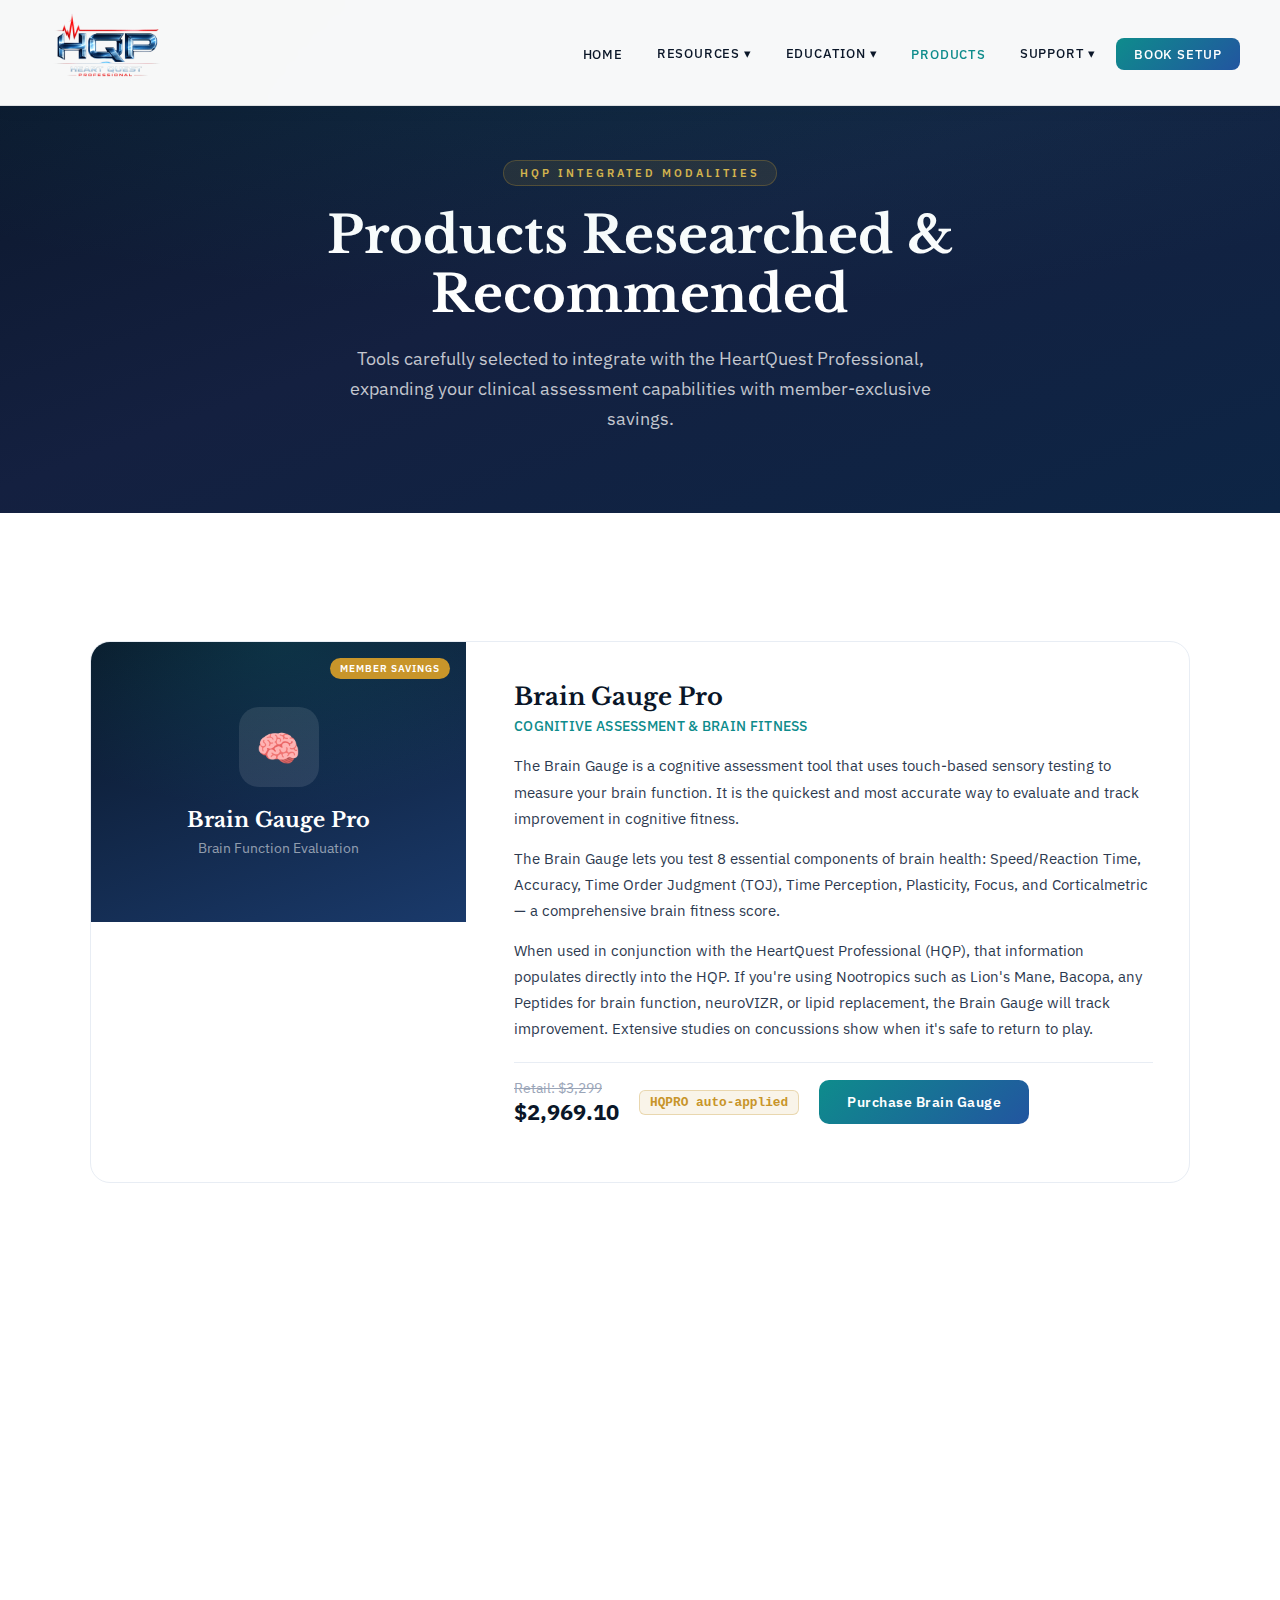
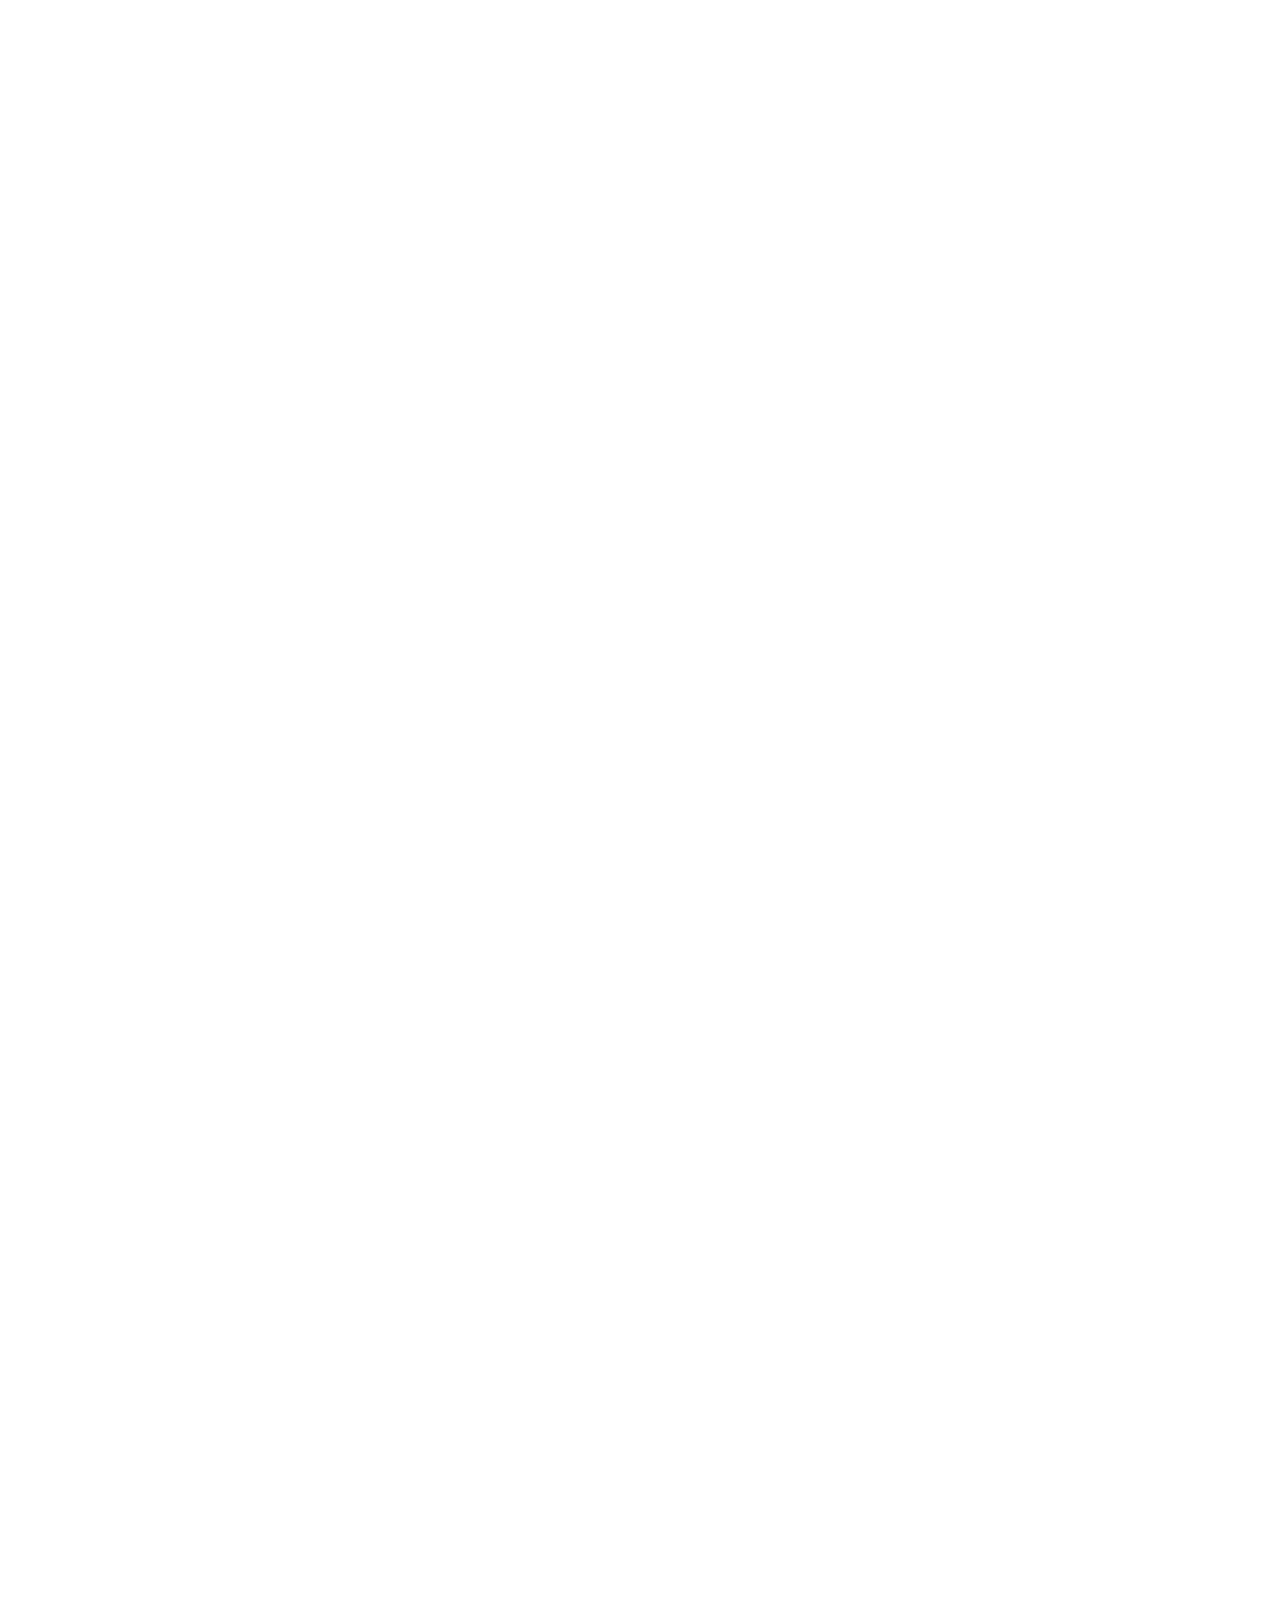
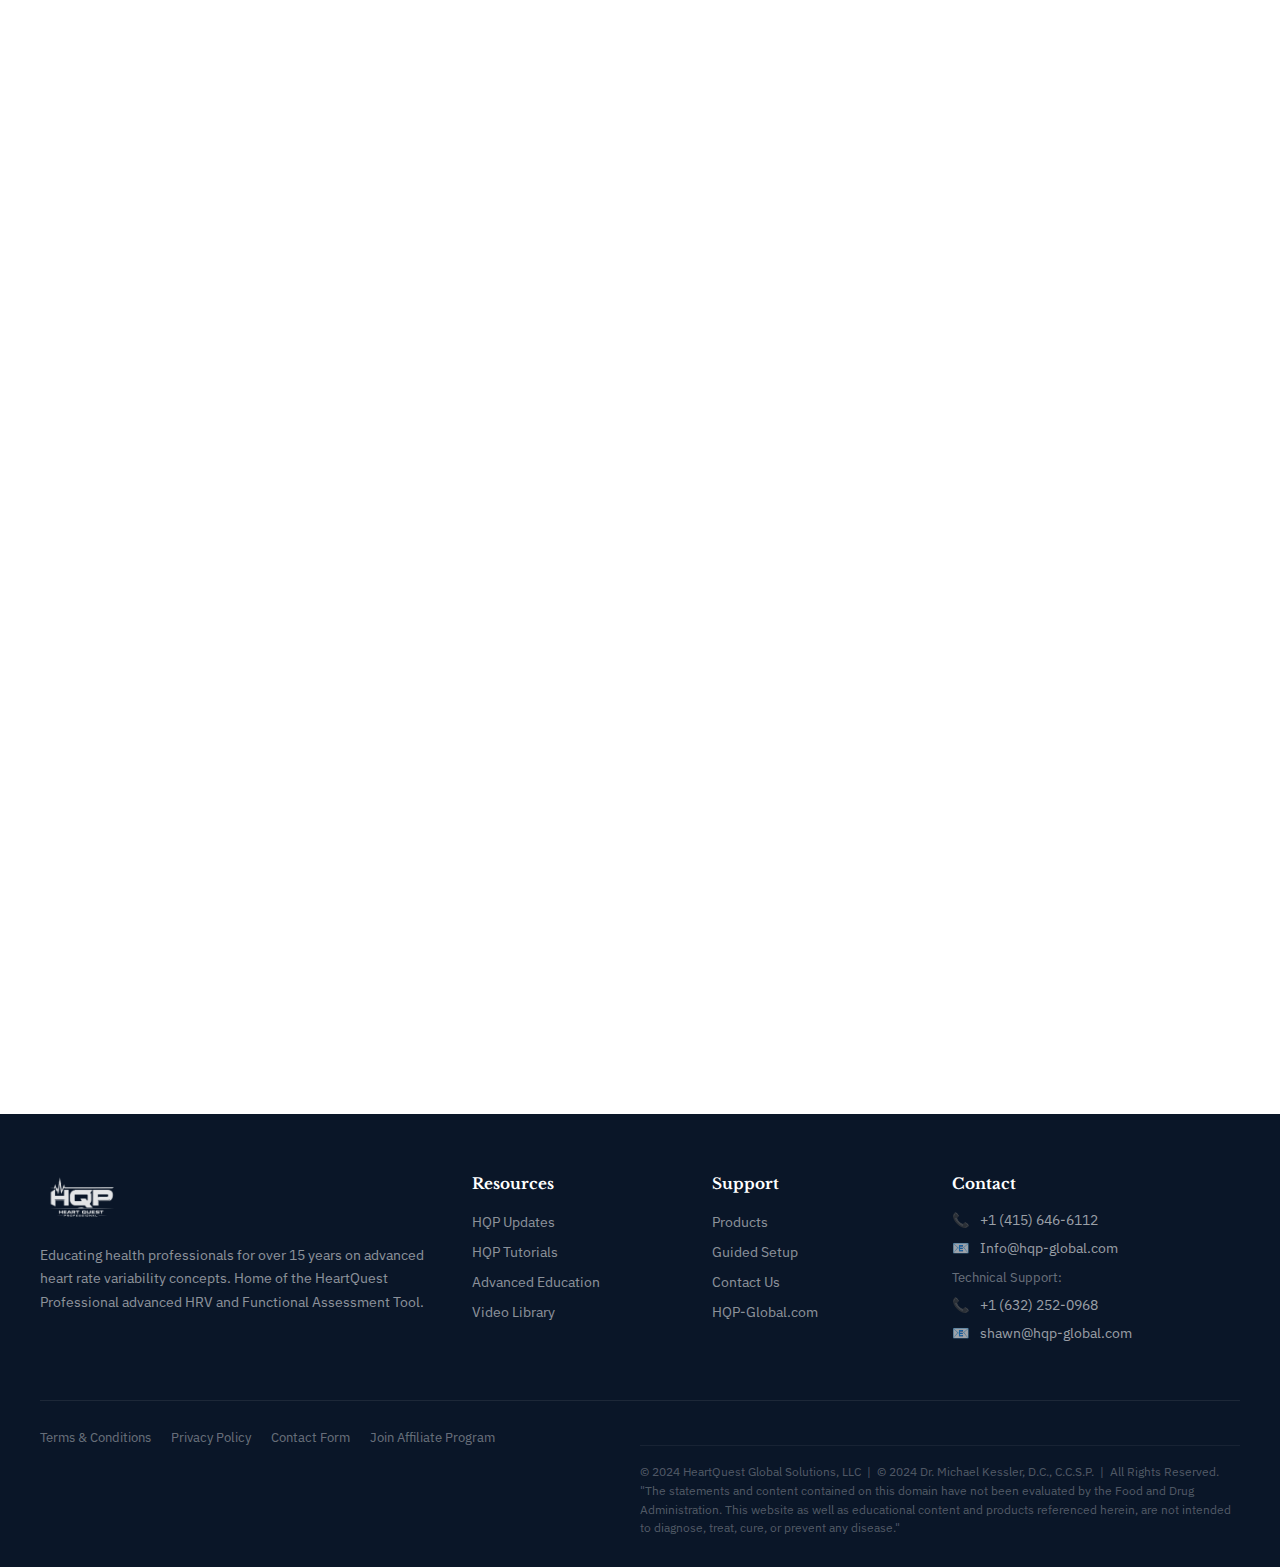
<file: products.html>
<!DOCTYPE html>
<html lang="en">
<head>
<meta charset="UTF-8">
<meta name="viewport" content="width=device-width, initial-scale=1.0">
<title>Products | HeartQuest Global Solutions</title>
<link rel="stylesheet" href="shared.css">
<style>
.product-full {
  max-width: 1100px; margin: 0 auto;
  display: flex; flex-direction: column; gap: 60px;
  padding-top: 48px;
}
.product-row {
  display: grid; grid-template-columns: 1fr 1.8fr; gap: 48px;
  align-items: start;
  background: white; border: 1px solid var(--light-gray);
  border-radius: 20px; overflow: hidden;
  transition: all 0.35s ease;
}
.product-row:hover { box-shadow: 0 16px 48px rgba(10,22,40,0.1); transform: translateY(-4px); }
.product-row.reverse { grid-template-columns: 1.8fr 1fr; }
.product-row.reverse .product-visual { order: 2; }
.product-visual {
  background: linear-gradient(160deg, var(--navy), var(--blue));
  padding: 48px 36px;
  display: flex; flex-direction: column;
  align-items: center; justify-content: center;
  min-height: 280px; text-align: center;
  position: relative; overflow: hidden;
}
.product-visual::before {
  content: ''; position: absolute; inset: 0;
  background: radial-gradient(ellipse 80% 60% at 50% 0%, rgba(14,140,140,0.2), transparent);
}
.product-icon {
  width: 80px; height: 80px; border-radius: 20px;
  background: rgba(255,255,255,0.1);
  display: flex; align-items: center; justify-content: center;
  font-size: 36px; margin-bottom: 20px; position: relative;
}
.product-visual h3 {
  font-family: 'Libre Baskerville', serif;
  color: white; font-size: 1.3rem; margin-bottom: 6px;
  position: relative;
}
.product-visual .tagline { color: rgba(255,255,255,0.55); font-size: 0.85rem; position: relative; }
.product-badge {
  position: absolute; top: 16px; right: 16px;
  background: var(--gold); color: white;
  font-size: 10px; font-weight: 600; letter-spacing: 1px; text-transform: uppercase;
  padding: 4px 10px; border-radius: 20px; z-index: 1;
}
.product-content { padding: 40px 36px 40px 0; }
.product-content h2 {
  font-family: 'Libre Baskerville', serif;
  font-size: 1.5rem; color: var(--navy); margin-bottom: 6px;
}
.product-content .product-subtitle { font-size: 0.85rem; color: var(--teal); font-weight: 500; margin-bottom: 18px; letter-spacing: 0.3px; text-transform: uppercase; }
.product-content p { font-size: 0.93rem; color: var(--text-body); line-height: 1.75; margin-bottom: 14px; }
.product-pricing {
  display: flex; align-items: center; gap: 20px;
  padding: 16px 0; border-top: 1px solid var(--light-gray);
  margin-top: 20px;
}
.price-original { font-size: 0.85rem; color: var(--mid-gray); text-decoration: line-through; }
.price-member { font-size: 1.4rem; font-weight: 700; color: var(--navy); }
.price-code {
  background: rgba(200,149,42,0.1); border: 1px solid rgba(200,149,42,0.3);
  color: var(--gold); font-size: 0.8rem; font-weight: 600;
  padding: 4px 10px; border-radius: 6px;
  font-family: monospace;
}
.coming-soon-badge {
  display: inline-block;
  background: rgba(14,140,140,0.1); border: 1px solid rgba(14,140,140,0.3);
  color: var(--teal); font-size: 11px; font-weight: 600;
  letter-spacing: 2px; text-transform: uppercase;
  padding: 6px 16px; border-radius: 20px;
  margin-top: 16px;
}

@media (max-width: 800px) {
  .product-row, .product-row.reverse { grid-template-columns: 1fr; }
  .product-row.reverse .product-visual { order: 0; }
  .product-content { padding: 28px; }
}
</style>
</head>
<body>

<div id="nav-placeholder"></div>

<div class="page-hero">
  <div class="page-hero-label">HQP Integrated Modalities</div>
  <h1>Products Researched &amp; Recommended</h1>
  <p>Tools carefully selected to integrate with the HeartQuest Professional, expanding your clinical assessment capabilities with member-exclusive savings.</p>
</div>

<section class="section">
  <div class="product-full">

    <!-- Brain Gauge -->
    <div class="product-row reveal">
      <div class="product-visual">
        <div class="product-badge">Member Savings</div>
        <div class="product-icon">🧠</div>
        <h3>Brain Gauge Pro</h3>
        <div class="tagline">Brain Function Evaluation</div>
      </div>
      <div class="product-content">
        <h2>Brain Gauge Pro</h2>
        <div class="product-subtitle">Cognitive Assessment &amp; Brain Fitness</div>
        <p>The Brain Gauge is a cognitive assessment tool that uses touch-based sensory testing to measure your brain function. It is the quickest and most accurate way to evaluate and track improvement in cognitive fitness.</p>
        <p>The Brain Gauge lets you test 8 essential components of brain health: Speed/Reaction Time, Accuracy, Time Order Judgment (TOJ), Time Perception, Plasticity, Focus, and Corticalmetric — a comprehensive brain fitness score.</p>
        <p>When used in conjunction with the HeartQuest Professional (HQP), that information populates directly into the HQP. If you're using Nootropics such as Lion's Mane, Bacopa, any Peptides for brain function, neuroVIZR, or lipid replacement, the Brain Gauge will track improvement. Extensive studies on concussions show when it's safe to return to play.</p>
        <div class="product-pricing">
          <div>
            <div class="price-original">Retail: $3,299</div>
            <div class="price-member">$2,969.10</div>
          </div>
          <div class="price-code">HQPRO auto-applied</div>
          <a href="https://www.corticalmetrics.com/affiliate/hqpro" target="_blank" class="btn btn-primary">Purchase Brain Gauge</a>
        </div>
      </div>
    </div>

    <!-- Quantum VII -->
    <div class="product-row reverse reveal">
      <div class="product-content" style="padding: 40px 0 40px 36px;">
        <h2>Quantum VII BIA</h2>
        <div class="product-subtitle">Bioelectrical Impedance Analyzer</div>
        <p>The Quantum VII measures body composition, hydration status, and cellular health. It's the perfect complement to the HQP, giving indications of Intracellular Water, Extracellular Water, and Total Body Water. When Extracellular Water exceeds Intracellular Water it can indicate toxicity.</p>
        <p>The most important reading is the Phase Angle — an extraordinary indicator and predictor of total health. Phase Angle measures the strength, resiliency, and energy storage capacity of the cell membrane system. Higher values are better. Multiple major studies confirm it as a highly accurate, non-invasive prognostic tool.</p>
        <p>The Quantum VII also measures Body Composition (Fat Free Mass vs Over Fat), enabling patient tracking through healthy diet and exercise. All readings populate into the HQP.</p>
        <div class="product-pricing">
          <div>
            <div class="price-original">Reg. Price: $3,290</div>
            <div class="price-member">$2,961</div>
          </div>
          <div class="price-code">HQP10 at checkout</div>
          <a href="https://rjlsystems.com/products/quantum-vii-bioelectrical-impedance-analyzer-bia" target="_blank" class="btn btn-primary">Purchase Quantum VII</a>
        </div>
      </div>
      <div class="product-visual">
        <div class="product-badge">Member Savings</div>
        <div class="product-icon">⚡</div>
        <h3>Quantum VII</h3>
        <div class="tagline">Bioimpedance Analysis</div>
      </div>
    </div>

    <!-- NeuroVIZR -->
    <div class="product-row reveal">
      <div class="product-visual">
        <div class="product-badge">Coming Soon</div>
        <div class="product-icon">✨</div>
        <h3>NeuroVIZR</h3>
        <div class="tagline">Brain Wellness &amp; Relaxation</div>
      </div>
      <div class="product-content">
        <h2>NeuroVIZR</h2>
        <div class="product-subtitle">Light &amp; Sound Brain Technology</div>
        <p>How do you change the pattern of someone constantly producing stress chemistry? The statement "You grow the brain you cultivate" applies here. The NeuroVIZR uses Light and Sound technology to benefit everybody.</p>
        <p>Using Audio Visual Entrainment (AVE), the brain responds by synchronizing its electrical cycle to the same rhythm as the device — similar to the tuning fork analogy. AVE significantly impacts cognitive function, improves blood flow, helps achieve peak mental performance, improves memory, reduces stress, betters sleep, and increases energy levels.</p>
        <p>No added fees or memberships. Specific sequences of guided programs for better sleep, reduced stress, anxiety relief and more. The perfect complement to the HQP for patients wired for stress.</p>
        <div class="notice-box" style="margin-top:20px;">
          <p><strong>Reference:</strong> <em>Why Zebras Don't Get Ulcers</em> — <a href="https://a.co/d/gX2OKAC" target="_blank" style="color:var(--teal);">Available on Amazon</a></p>
        </div>
        <div class="coming-soon-badge">~ Coming Soon ~</div>
      </div>
    </div>

    <!-- Osumex -->
    <div class="product-row reverse reveal">
      <div class="product-content" style="padding: 40px 0 40px 36px;">
        <h2>Osumex Urine Test Kits</h2>
        <div class="product-subtitle">Adrenal Function &amp; Oxidative Stress</div>
        <p>In today's world people are under constant stress — and how they adapt shows up visually in the HQP parameters. We can also get a sense of long-term stress from a simple in-office urine test evaluating adrenal status.</p>
        <p><strong>Adrenal Test:</strong> Hyper-state signs include restlessness, difficulty sleeping, increased anxiety, and feeling "wired." Hypo-state manifests as fatigue, low blood pressure, muscle weakness, and hypoglycemia. Both can be tracked over time in the HQP.</p>
        <p><strong>Oxidative Stress Test:</strong> A color-change urine test measuring Malondialdehyde (MDA) — the most present by-product of lipid peroxidation and indicator of free radical activation and cell membrane damage.</p>
        <div class="product-pricing">
          <div><div class="price-member" style="font-size:1.1rem;">Member Savings Applied</div></div>
          <a href="https://osumex.us/practitioner-kessler/" target="_blank" class="btn btn-primary">Purchase Osumex</a>
        </div>
        <div style="margin-top:14px; display:flex; gap:12px; flex-wrap:wrap;">
          <a href="https://www.amazon.com/s?k=urine+cups+with+lids" target="_blank" class="btn btn-outline btn-sm">Urine Cups on Amazon</a>
          <a href="https://www.amazon.com/Plastic-Line-Drying-Polyethylene-Single/dp/B08DWX588Q/" target="_blank" class="btn btn-outline btn-sm">Test Tube Rack on Amazon</a>
        </div>
      </div>
      <div class="product-visual">
        <div class="product-badge">Member Savings</div>
        <div class="product-icon">🧪</div>
        <h3>Osumex Test Kits</h3>
        <div class="tagline">Adrenal &amp; Oxidative Stress</div>
      </div>
    </div>

    <!-- B3 Sciences -->
    <div class="product-row reveal">
      <div class="product-visual">
        <div class="product-badge">Member Savings</div>
        <div class="product-icon">💪</div>
        <h3>B3 Sciences</h3>
        <div class="tagline">BFR Blood Flow Restriction Bands</div>
      </div>
      <div class="product-content">
        <h2>B3 Sciences BFR Bands</h2>
        <div class="product-subtitle">Blood Flow Restriction Training</div>
        <p>BFR training is supported by extensive research demonstrating its effectiveness in enhancing muscle strength, hypertrophy, and endurance at significantly lower training intensities than traditional methods.</p>
        <p><strong>Innovative Multi-Air Chamber Design:</strong> B3 offers one of the only Multi-Air Chamber Bands on the market. This patented technology ensures the bands do not create a tourniquet effect. Pressure distributes evenly — no Doppler required to measure blood flow.</p>
        <p>Safe for individuals from 9 to 90 years old, recognized as #1 for comfort, and preferred by USA Olympic teams and NFL teams. The most effective BFR Bands for exercise, rehabilitation, and athletic performance.</p>
        <div class="product-pricing">
          <div><div class="price-member" style="font-size:1.1rem;">Member Savings Applied</div></div>
          <a href="https://143875.prob3.com/" target="_blank" class="btn btn-primary">Purchase B3 Bands</a>
        </div>
      </div>
    </div>

    <!-- VeRelief -->
    <div class="product-row reverse reveal">
      <div class="product-content" style="padding: 40px 0 40px 36px;">
        <h2>VeRelief Vagus Nerve Stimulator</h2>
        <div class="product-subtitle">By Hoolest — Parasympathetic Support</div>
        <p>By now you know the importance of the Vagus Nerve and why we need to tone and improve its function. We've tested several devices and found the easiest to use is the Hoolest VeRelief device.</p>
        <p>VeRelief improves Parasympathetic function, decreasing stress and anxiety, improving sleep, and giving the user a more balanced nervous system. It's also the most cost-effective and user-friendly Vagal Nerve device we've found.</p>
        <div class="notice-gold notice-box" style="margin-top:16px;">
          <p>Use coupon code <strong>"HeartQuest10"</strong> at checkout for HQP member savings.</p>
        </div>
        <div class="product-pricing">
          <a href="https://hoolest.com?sca_ref=5172964.33aMsJjcPD" target="_blank" class="btn btn-primary">Purchase VeRelief</a>
        </div>
      </div>
      <div class="product-visual">
        <div class="product-badge">Member Savings</div>
        <div class="product-icon">⚡</div>
        <h3>VeRelief</h3>
        <div class="tagline">Vagus Nerve Stimulator</div>
      </div>
    </div>

  </div>
</section>

<div id="footer-placeholder"></div>
<script src="components.js"></script>
</body>
</html>
</file>
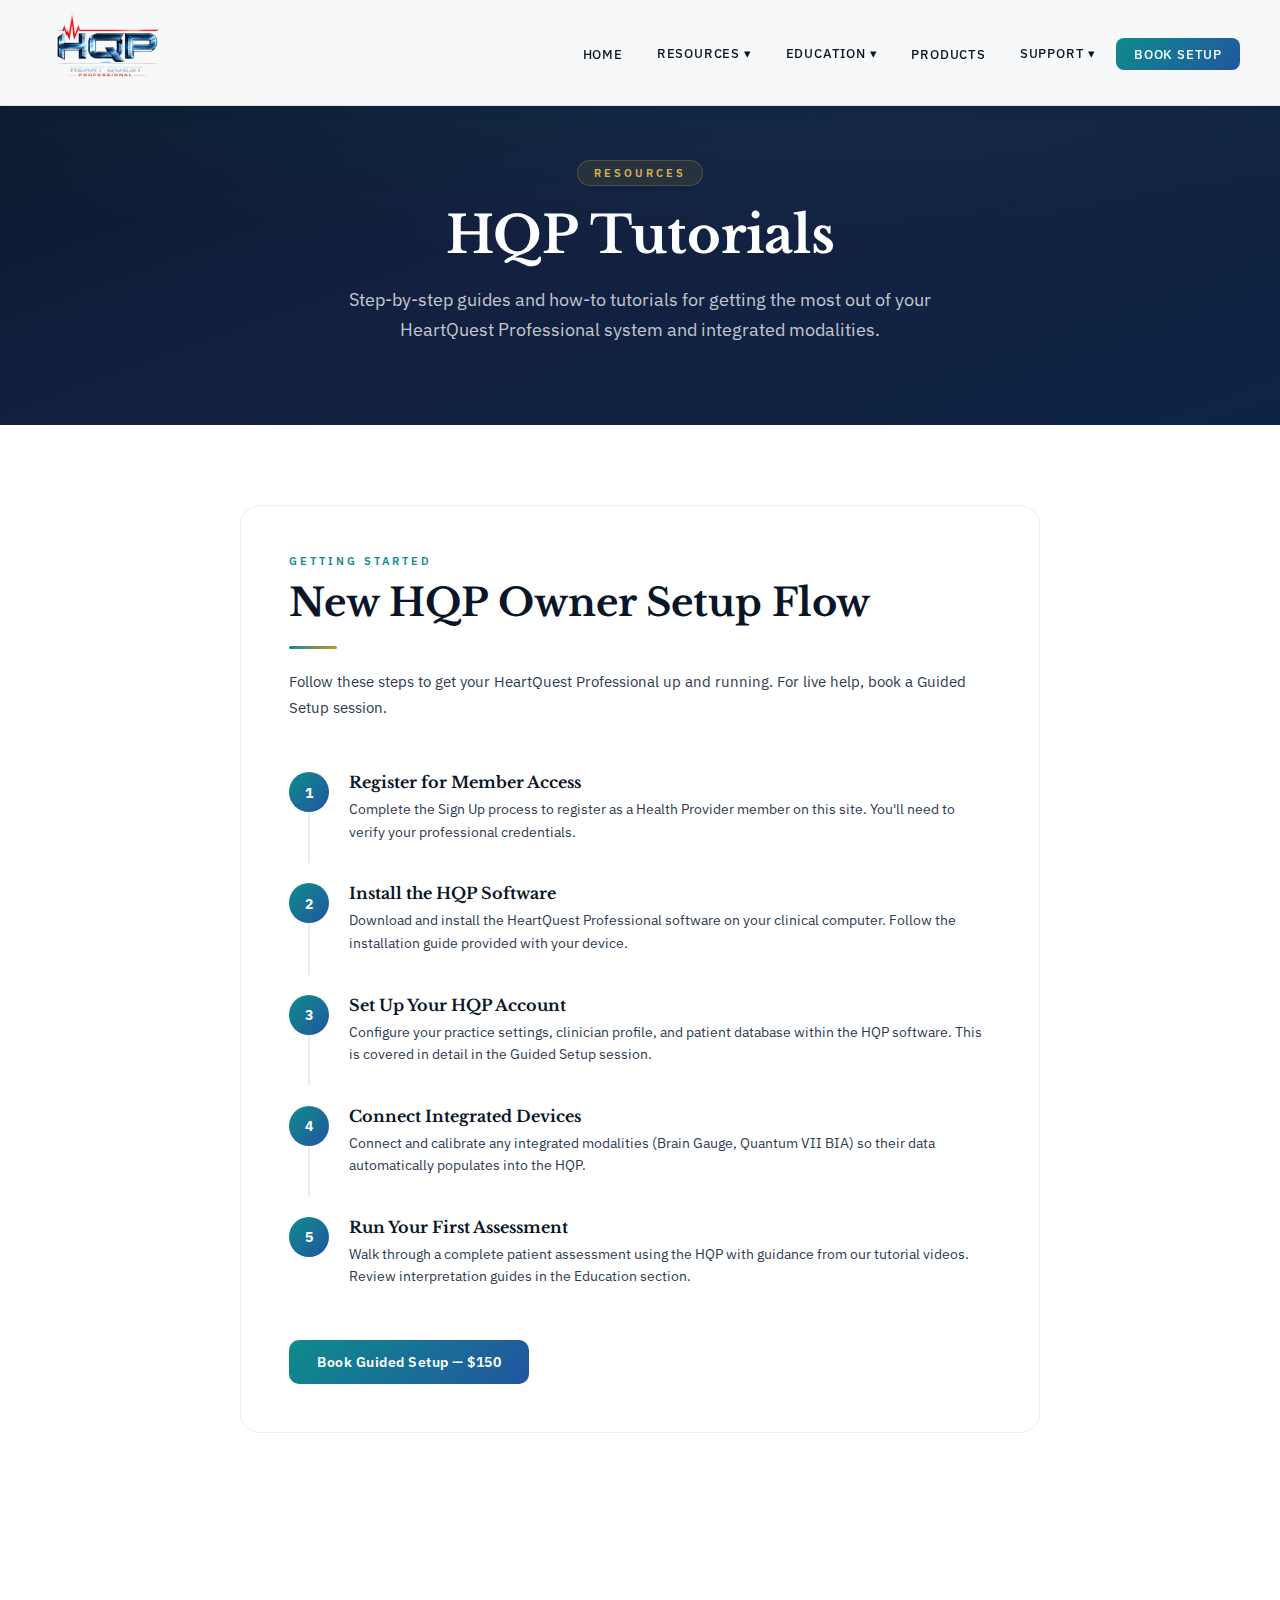
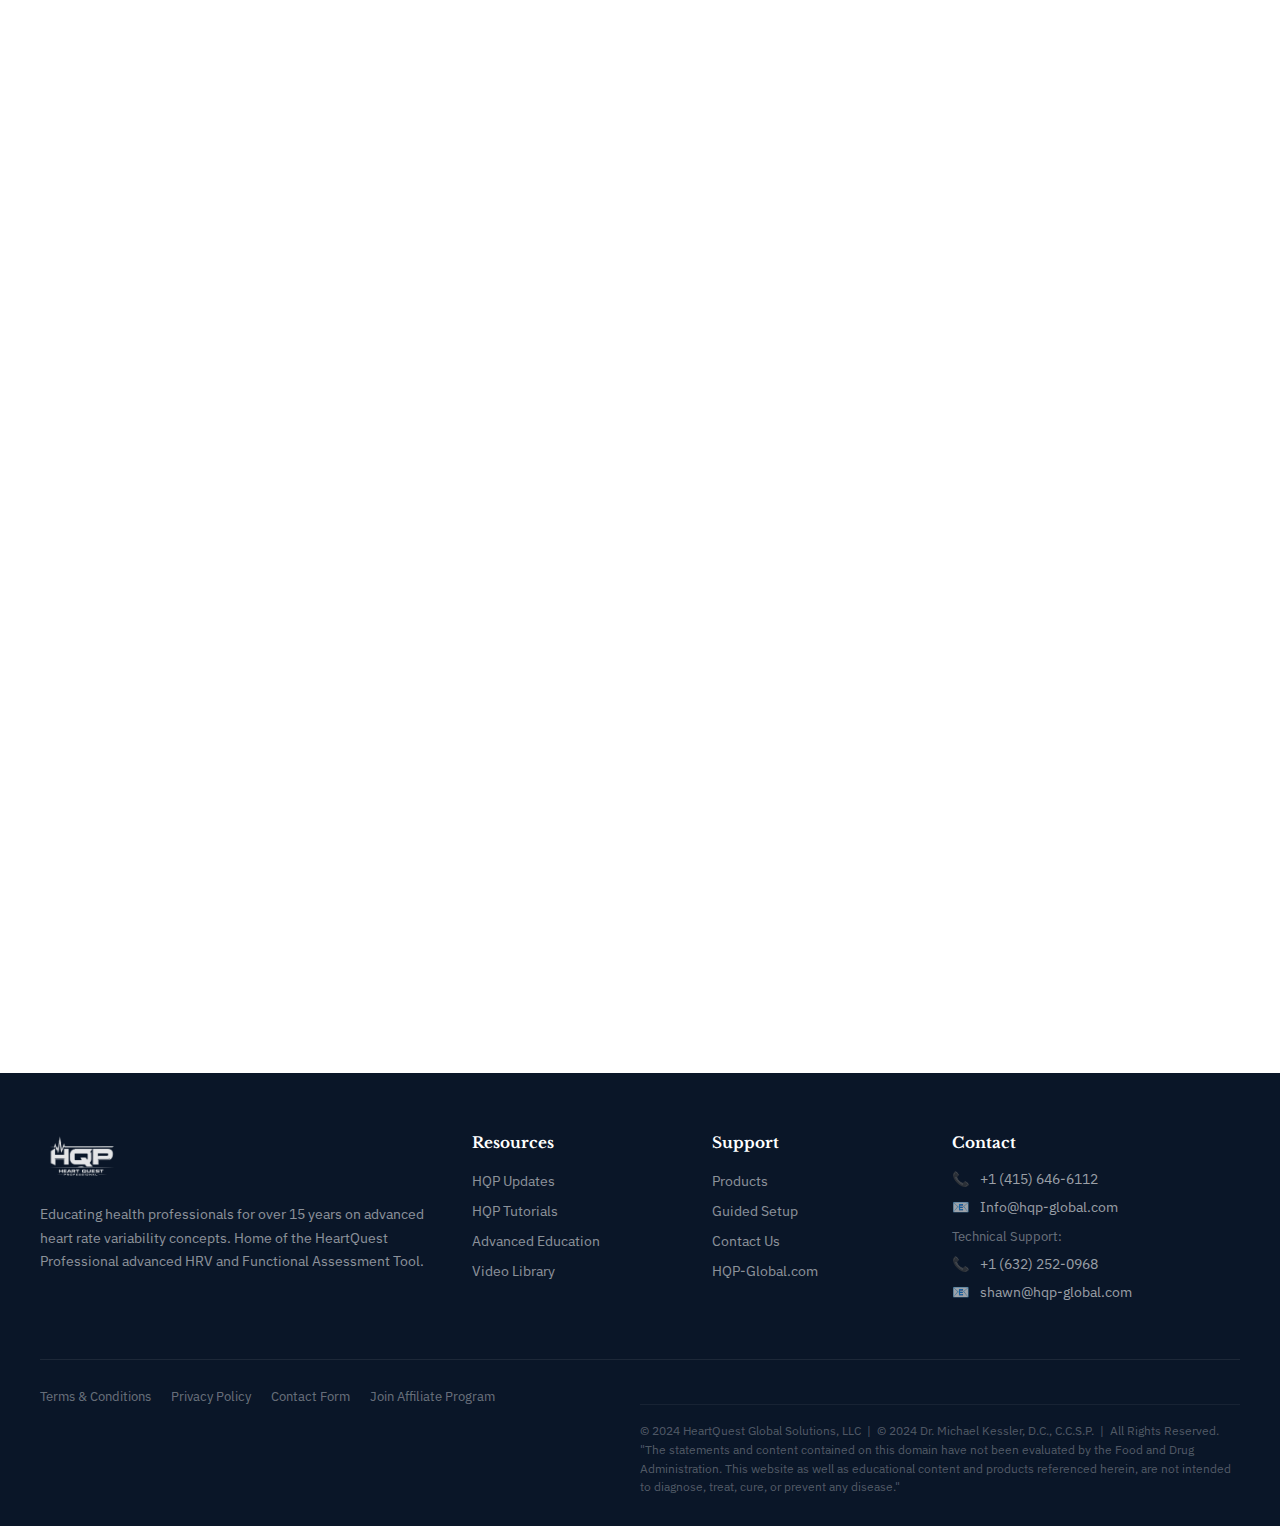
<file: tutorials.html>
<!DOCTYPE html>
<html lang="en">
<head>
<meta charset="UTF-8">
<meta name="viewport" content="width=device-width, initial-scale=1.0">
<title>HQP Tutorials | HeartQuest Global Solutions</title>
<link rel="stylesheet" href="shared.css">
<style>
.tutorial-grid {
  display: grid;
  grid-template-columns: repeat(auto-fill, minmax(300px, 1fr));
  gap: 28px; margin-top: 48px;
}
.tutorial-card {
  background: white; border: 1px solid var(--light-gray);
  border-radius: 16px; overflow: hidden;
  transition: all 0.3s ease;
}
.tutorial-card:hover { box-shadow: 0 10px 30px rgba(10,22,40,0.1); transform: translateY(-4px); }
.tutorial-header {
  background: linear-gradient(160deg, var(--navy), var(--blue));
  padding: 28px; position: relative; overflow: hidden;
}
.tutorial-header::before {
  content: ''; position: absolute; inset: 0;
  background: radial-gradient(ellipse 80% 60% at 50% 0%, rgba(14,140,140,0.2), transparent);
}
.tutorial-num {
  font-family: 'Libre Baskerville', serif;
  font-size: 2.5rem; font-weight: 700; color: rgba(255,255,255,0.12);
  position: absolute; top: 12px; right: 20px;
  line-height: 1;
}
.tutorial-icon { font-size: 32px; margin-bottom: 10px; position: relative; }
.tutorial-header h3 {
  font-family: 'Libre Baskerville', serif;
  color: white; font-size: 1.05rem; position: relative;
}
.tutorial-body { padding: 24px; }
.tutorial-body p { font-size: 0.9rem; color: var(--text-body); line-height: 1.65; margin-bottom: 16px; }
.tutorial-steps { list-style: none; }
.tutorial-steps li {
  font-size: 0.86rem; color: var(--text-body);
  padding: 7px 0 7px 22px;
  position: relative; border-bottom: 1px solid var(--light-gray);
}
.tutorial-steps li:last-child { border-bottom: none; }
.tutorial-steps li::before {
  content: '→';
  position: absolute; left: 0;
  color: var(--teal); font-weight: 600;
}
.setup-flow {
  max-width: 800px; margin: 0 auto 60px;
  background: white; border: 1px solid var(--light-gray);
  border-radius: 20px; padding: 48px;
}
.flow-steps {
  display: flex; flex-direction: column; gap: 0;
  margin-top: 32px;
}
.flow-step {
  display: flex; gap: 20px; align-items: flex-start;
  padding: 20px 0; position: relative;
}
.flow-step:not(:last-child)::after {
  content: ''; position: absolute;
  left: 19px; top: 56px; bottom: 0;
  width: 2px; background: var(--light-gray);
}
.flow-step-num {
  width: 40px; height: 40px; flex-shrink: 0; border-radius: 50%;
  background: linear-gradient(135deg, var(--teal), var(--blue-mid));
  display: flex; align-items: center; justify-content: center;
  font-weight: 700; color: white; font-size: 0.9rem;
  position: relative; z-index: 1;
}
.flow-step-content h4 { font-family: 'Libre Baskerville', serif; font-size: 1rem; color: var(--navy); margin-bottom: 6px; }
.flow-step-content p { font-size: 0.88rem; color: var(--text-body); line-height: 1.6; }
</style>
</head>
<body>

<div id="nav-placeholder"></div>

<div class="page-hero">
  <div class="page-hero-label">Resources</div>
  <h1>HQP Tutorials</h1>
  <p>Step-by-step guides and how-to tutorials for getting the most out of your HeartQuest Professional system and integrated modalities.</p>
</div>

<section class="section">
  <div class="section-wide">
    <div class="setup-flow reveal">
      <div class="section-label">Getting Started</div>
      <h2 class="section-title">New HQP Owner Setup Flow</h2>
      <div class="section-divider"></div>
      <p style="font-size:0.95rem; color:var(--text-body); line-height:1.7; margin-bottom:8px;">Follow these steps to get your HeartQuest Professional up and running. For live help, book a Guided Setup session.</p>
      <div class="flow-steps">
        <div class="flow-step">
          <div class="flow-step-num">1</div>
          <div class="flow-step-content">
            <h4>Register for Member Access</h4>
            <p>Complete the Sign Up process to register as a Health Provider member on this site. You'll need to verify your professional credentials.</p>
          </div>
        </div>
        <div class="flow-step">
          <div class="flow-step-num">2</div>
          <div class="flow-step-content">
            <h4>Install the HQP Software</h4>
            <p>Download and install the HeartQuest Professional software on your clinical computer. Follow the installation guide provided with your device.</p>
          </div>
        </div>
        <div class="flow-step">
          <div class="flow-step-num">3</div>
          <div class="flow-step-content">
            <h4>Set Up Your HQP Account</h4>
            <p>Configure your practice settings, clinician profile, and patient database within the HQP software. This is covered in detail in the Guided Setup session.</p>
          </div>
        </div>
        <div class="flow-step">
          <div class="flow-step-num">4</div>
          <div class="flow-step-content">
            <h4>Connect Integrated Devices</h4>
            <p>Connect and calibrate any integrated modalities (Brain Gauge, Quantum VII BIA) so their data automatically populates into the HQP.</p>
          </div>
        </div>
        <div class="flow-step">
          <div class="flow-step-num">5</div>
          <div class="flow-step-content">
            <h4>Run Your First Assessment</h4>
            <p>Walk through a complete patient assessment using the HQP with guidance from our tutorial videos. Review interpretation guides in the Education section.</p>
          </div>
        </div>
      </div>
      <div style="margin-top:32px;">
        <a href="guided-setup.html" class="btn btn-primary">Book Guided Setup — $150</a>
      </div>
    </div>

    <div style="text-align:center; max-width:520px; margin:0 auto 40px;" class="reveal">
      <div class="section-label">Tutorial Library</div>
      <h2 class="section-title">How-To Tutorials</h2>
      <div class="section-divider" style="margin:16px auto;"></div>
    </div>

    <div class="tutorial-grid">
      <div class="tutorial-card reveal">
        <div class="tutorial-header">
          <div class="tutorial-num">01</div>
          <div class="tutorial-icon">💻</div>
          <h3>Software Installation &amp; Setup</h3>
        </div>
        <div class="tutorial-body">
          <p>Complete guide to installing and configuring the HeartQuest Professional software on Windows.</p>
          <ul class="tutorial-steps">
            <li>System requirements check</li>
            <li>Download and installation</li>
            <li>License activation</li>
            <li>Initial configuration</li>
          </ul>
        </div>
      </div>
      <div class="tutorial-card reveal">
        <div class="tutorial-header">
          <div class="tutorial-num">02</div>
          <div class="tutorial-icon">👤</div>
          <h3>Patient Profile Management</h3>
        </div>
        <div class="tutorial-body">
          <p>How to create, manage, and organize patient profiles in the HQP system for efficient clinical workflow.</p>
          <ul class="tutorial-steps">
            <li>Creating new patient profiles</li>
            <li>Adding demographics</li>
            <li>Managing visit history</li>
            <li>Generating progress reports</li>
          </ul>
        </div>
      </div>
      <div class="tutorial-card reveal">
        <div class="tutorial-header">
          <div class="tutorial-num">03</div>
          <div class="tutorial-icon">📡</div>
          <h3>Running an HRV Assessment</h3>
        </div>
        <div class="tutorial-body">
          <p>Step-by-step instructions for conducting a complete HRV assessment session with the HeartQuest Professional.</p>
          <ul class="tutorial-steps">
            <li>Patient preparation</li>
            <li>Sensor placement</li>
            <li>Running the 5-minute scan</li>
            <li>Saving and reviewing results</li>
          </ul>
        </div>
      </div>
      <div class="tutorial-card reveal">
        <div class="tutorial-header">
          <div class="tutorial-num">04</div>
          <div class="tutorial-icon">🧠</div>
          <h3>Brain Gauge Integration</h3>
        </div>
        <div class="tutorial-body">
          <p>Connecting and running Brain Gauge assessments so data populates automatically into the HeartQuest Professional.</p>
          <ul class="tutorial-steps">
            <li>Device pairing</li>
            <li>Running the cognitive test battery</li>
            <li>Syncing with HQP</li>
            <li>Interpreting combined results</li>
          </ul>
        </div>
      </div>
      <div class="tutorial-card reveal">
        <div class="tutorial-header">
          <div class="tutorial-num">05</div>
          <div class="tutorial-icon">⚡</div>
          <h3>Quantum VII BIA Setup</h3>
        </div>
        <div class="tutorial-body">
          <p>Setting up the RJL Quantum VII Bioimpedance Analyzer and configuring the HQP data integration.</p>
          <ul class="tutorial-steps">
            <li>Hardware setup</li>
            <li>Patient electrode placement</li>
            <li>Running BIA analysis</li>
            <li>Reading Phase Angle results</li>
          </ul>
        </div>
      </div>
      <div class="tutorial-card reveal">
        <div class="tutorial-header">
          <div class="tutorial-num">06</div>
          <div class="tutorial-icon">📊</div>
          <h3>Generating Clinical Reports</h3>
        </div>
        <div class="tutorial-body">
          <p>Creating comprehensive patient reports from the HQP that combine data from all integrated modalities.</p>
          <ul class="tutorial-steps">
            <li>Report customization</li>
            <li>Printing and exporting</li>
            <li>Trend analysis</li>
            <li>Patient handout versions</li>
          </ul>
        </div>
      </div>
    </div>

    <div style="text-align:center; margin-top:48px;" class="reveal">
      <p style="color:var(--text-body); margin-bottom:20px;">Still need help? Book a 1-on-1 guided setup session.</p>
      <a href="guided-setup.html" class="btn btn-primary btn-lg">Book Guided Setup</a>
    </div>
  </div>
</section>

<div id="footer-placeholder"></div>
<script src="components.js"></script>
</body>
</html>
</file>
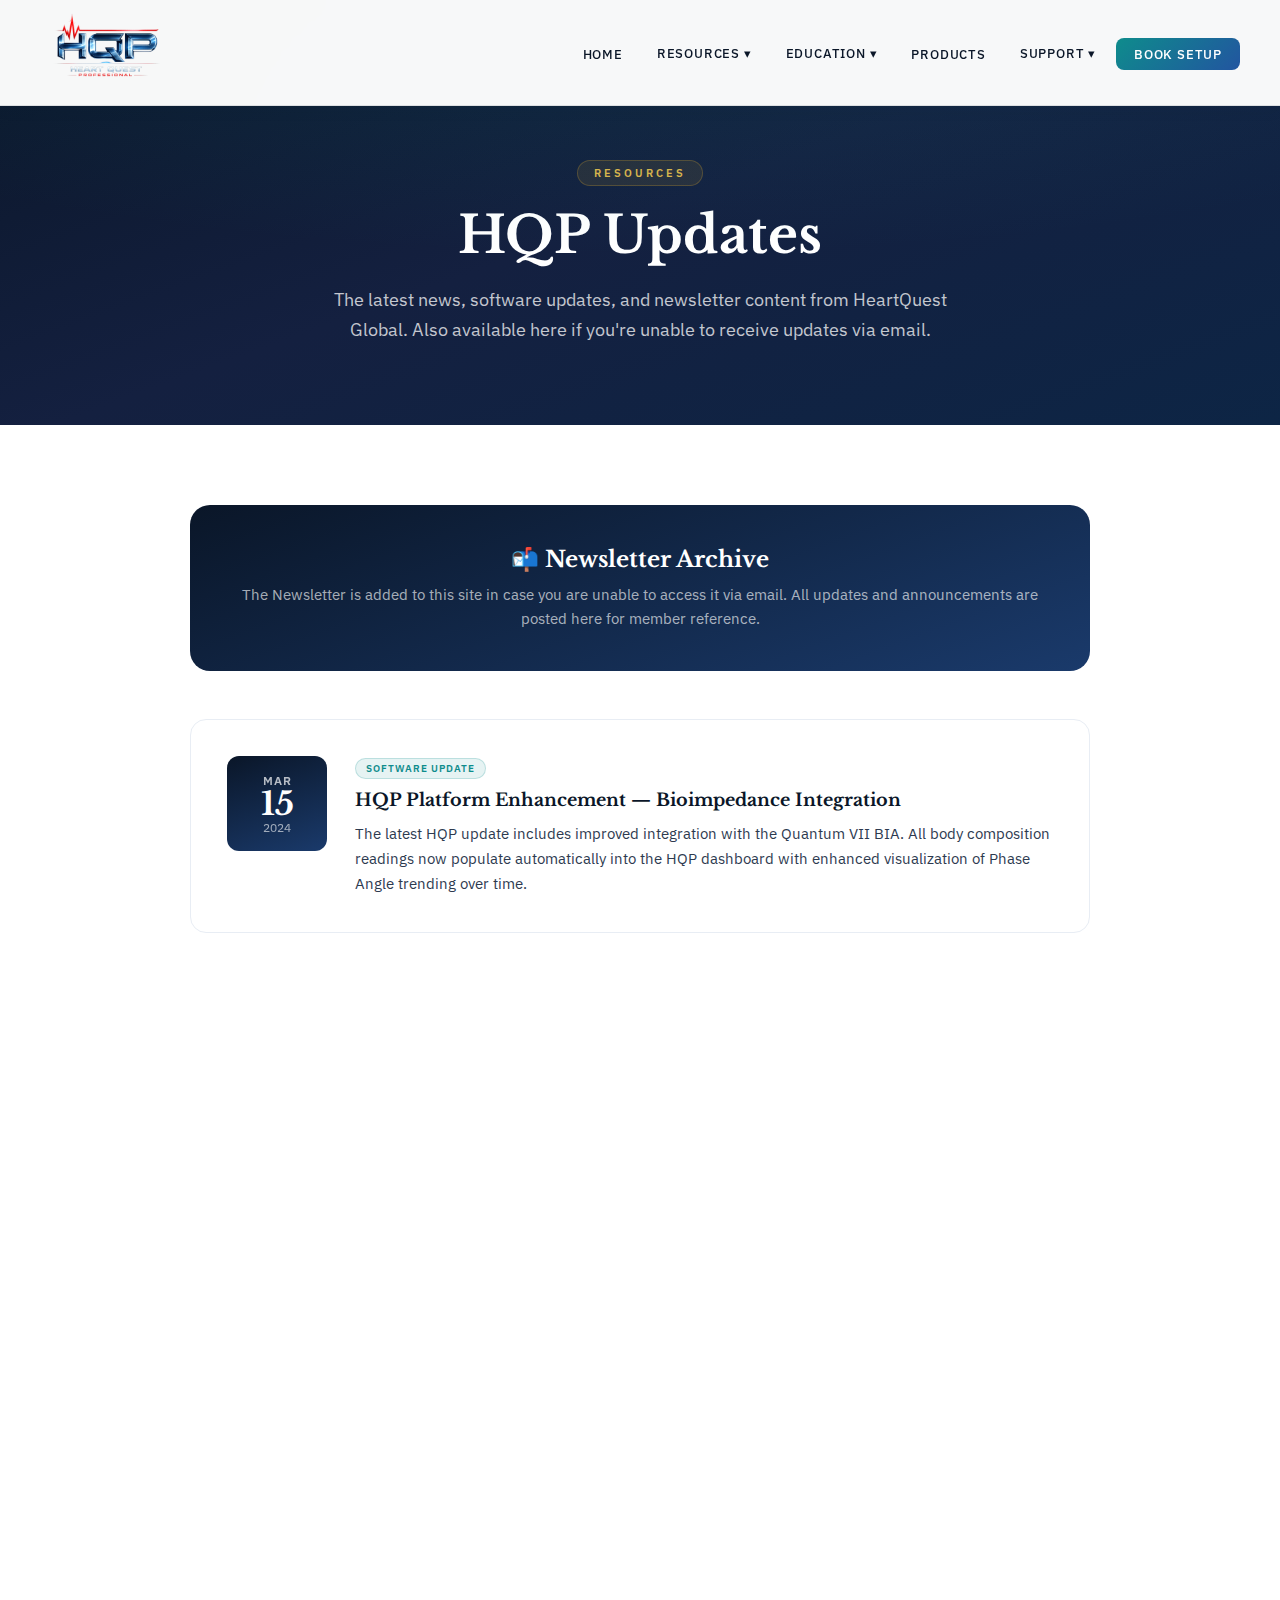
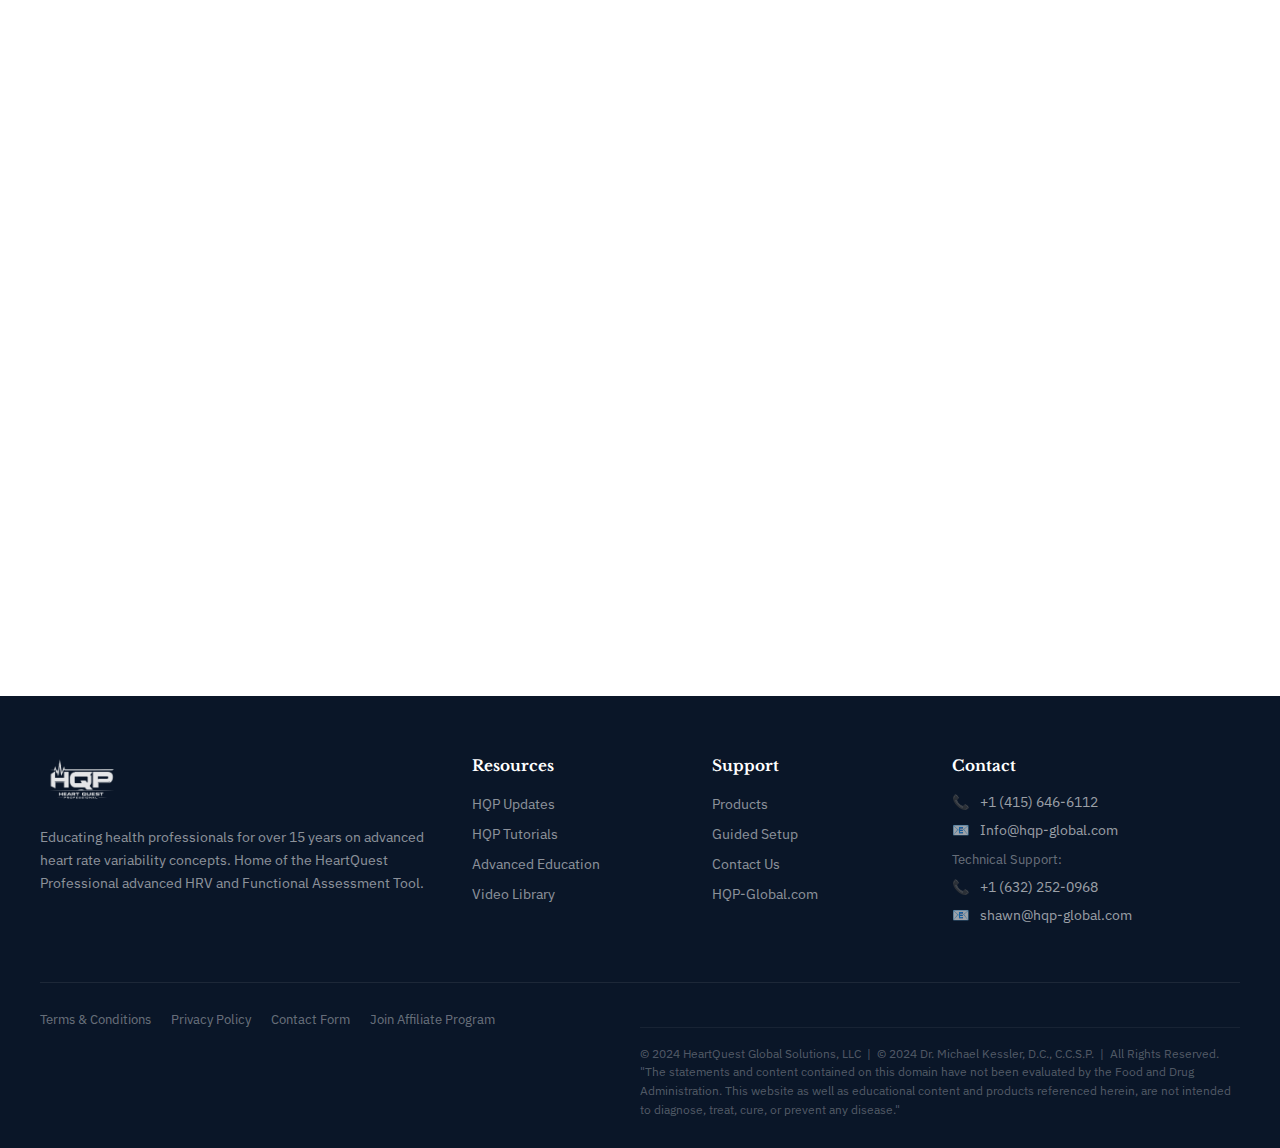
<file: updates.html>
<!DOCTYPE html>
<html lang="en">
<head>
<meta charset="UTF-8">
<meta name="viewport" content="width=device-width, initial-scale=1.0">
<title>HQP Updates | HeartQuest Global Solutions</title>
<link rel="stylesheet" href="shared.css">
<style>
.updates-layout {
  max-width: 900px; margin: 0 auto;
}
.update-item {
  background: white; border: 1px solid var(--light-gray);
  border-radius: 16px; padding: 36px;
  margin-bottom: 28px; transition: all 0.3s ease;
  display: grid; grid-template-columns: 100px 1fr; gap: 28px;
  align-items: start;
}
.update-item:hover { box-shadow: 0 8px 28px rgba(10,22,40,0.08); transform: translateY(-3px); }
.update-date {
  background: linear-gradient(160deg, var(--navy), var(--blue));
  border-radius: 12px; padding: 16px;
  text-align: center; color: white;
}
.update-date .month { font-size: 0.78rem; font-weight: 600; text-transform: uppercase; letter-spacing: 1px; opacity: 0.7; }
.update-date .day { font-family: 'Libre Baskerville', serif; font-size: 2rem; font-weight: 700; line-height: 1; }
.update-date .year { font-size: 0.75rem; opacity: 0.6; }
.update-content h3 { font-family: 'Libre Baskerville', serif; font-size: 1.1rem; color: var(--navy); margin-bottom: 10px; }
.update-content p { font-size: 0.92rem; color: var(--text-body); line-height: 1.7; }
.update-tag {
  display: inline-block; margin-bottom: 10px;
  font-size: 10px; font-weight: 600; letter-spacing: 1px; text-transform: uppercase;
  padding: 3px 10px; border-radius: 12px;
  background: rgba(14,140,140,0.1); color: var(--teal);
  border: 1px solid rgba(14,140,140,0.2);
}
.newsletter-notice {
  background: linear-gradient(160deg, var(--navy), var(--blue));
  border-radius: 20px; padding: 40px;
  text-align: center; margin-bottom: 48px;
}
.newsletter-notice h2 { font-family: 'Libre Baskerville', serif; color: white; font-size: 1.4rem; margin-bottom: 10px; }
.newsletter-notice p { color: rgba(255,255,255,0.65); font-size: 0.92rem; line-height: 1.65; }

@media (max-width: 600px) {
  .update-item { grid-template-columns: 1fr; }
}
</style>
</head>
<body>

<div id="nav-placeholder"></div>

<div class="page-hero">
  <div class="page-hero-label">Resources</div>
  <h1>HQP Updates</h1>
  <p>The latest news, software updates, and newsletter content from HeartQuest Global. Also available here if you're unable to receive updates via email.</p>
</div>

<section class="section">
  <div class="updates-layout">
    <div class="newsletter-notice reveal">
      <h2>📬 Newsletter Archive</h2>
      <p>The Newsletter is added to this site in case you are unable to access it via email. All updates and announcements are posted here for member reference.</p>
    </div>

    <div class="update-item reveal">
      <div class="update-date"><div class="month">Mar</div><div class="day">15</div><div class="year">2024</div></div>
      <div class="update-content">
        <span class="update-tag">Software Update</span>
        <h3>HQP Platform Enhancement — Bioimpedance Integration</h3>
        <p>The latest HQP update includes improved integration with the Quantum VII BIA. All body composition readings now populate automatically into the HQP dashboard with enhanced visualization of Phase Angle trending over time.</p>
      </div>
    </div>

    <div class="update-item reveal">
      <div class="update-date"><div class="month">Feb</div><div class="day">28</div><div class="year">2024</div></div>
      <div class="update-content">
        <span class="update-tag">Education</span>
        <h3>New Video Series: Meridian Systems &amp; HRV Correlation</h3>
        <p>Dr. Becchetti has released a new series of educational videos exploring the relationship between Chinese medicine meridian systems and HRV data from the HeartQuest Professional. Available in the Video Library.</p>
      </div>
    </div>

    <div class="update-item reveal">
      <div class="update-date"><div class="month">Jan</div><div class="day">20</div><div class="year">2024</div></div>
      <div class="update-content">
        <span class="update-tag">Product News</span>
        <h3>B3 Sciences BFR Bands — Now Available with Member Savings</h3>
        <p>We've partnered with B3 Sciences to offer HQP members exclusive savings on Blood Flow Restriction training bands. These have been extensively tested and are now recommended for integration with HQP protocols.</p>
      </div>
    </div>

    <div class="update-item reveal">
      <div class="update-date"><div class="month">Dec</div><div class="day">10</div><div class="year">2023</div></div>
      <div class="update-content">
        <span class="update-tag">Newsletter</span>
        <h3>December 2023 Newsletter — Year in Review</h3>
        <p>Our year-end newsletter covers the most significant advances in HRV clinical application, a review of case studies from 2023, and a preview of upcoming educational content and product integrations for 2024.</p>
      </div>
    </div>

    <div class="update-item reveal">
      <div class="update-date"><div class="month">Nov</div><div class="day">5</div><div class="year">2023</div></div>
      <div class="update-content">
        <span class="update-tag">Software Update</span>
        <h3>Brain Gauge Data Export Enhancement</h3>
        <p>Updated Brain Gauge integration now allows for improved data export and visualization within the HQP. Cognitive assessment scores are now displayed alongside autonomic nervous system parameters for side-by-side analysis.</p>
      </div>
    </div>

    <div class="update-item reveal">
      <div class="update-date"><div class="month">Oct</div><div class="day">18</div><div class="year">2023</div></div>
      <div class="update-content">
        <span class="update-tag">Education</span>
        <h3>New Guided Setup Service — $150 for New HQP Owners</h3>
        <p>We've launched a formal Guided Setup service for new HeartQuest Professional owners. One hour of live help to set up your new account and a complete tour of how to navigate the HQP. Book online through the Support section.</p>
      </div>
    </div>

    <div style="text-align:center; margin-top:12px;" class="reveal">
      <a href="contact.html" class="btn btn-primary">Subscribe to Updates</a>
    </div>
  </div>
</section>

<div id="footer-placeholder"></div>
<script src="components.js"></script>
</body>
</html>
</file>
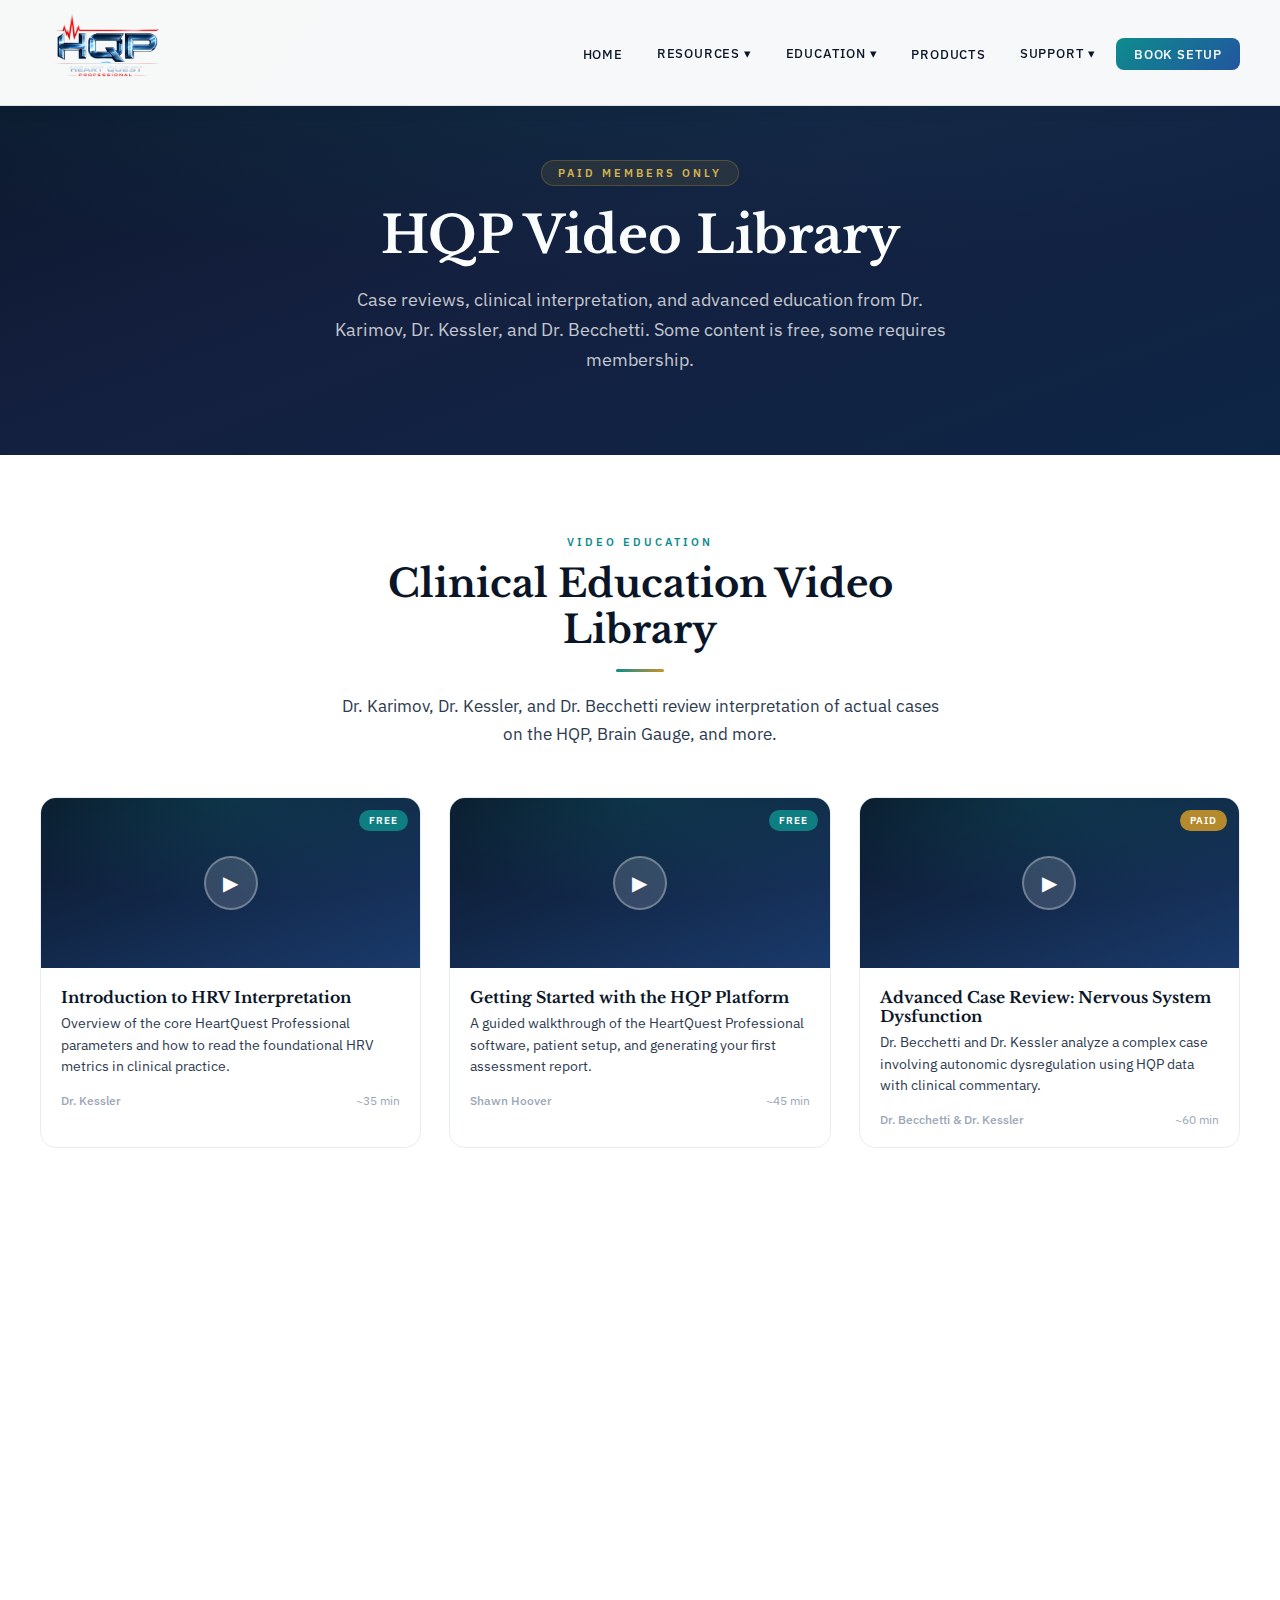
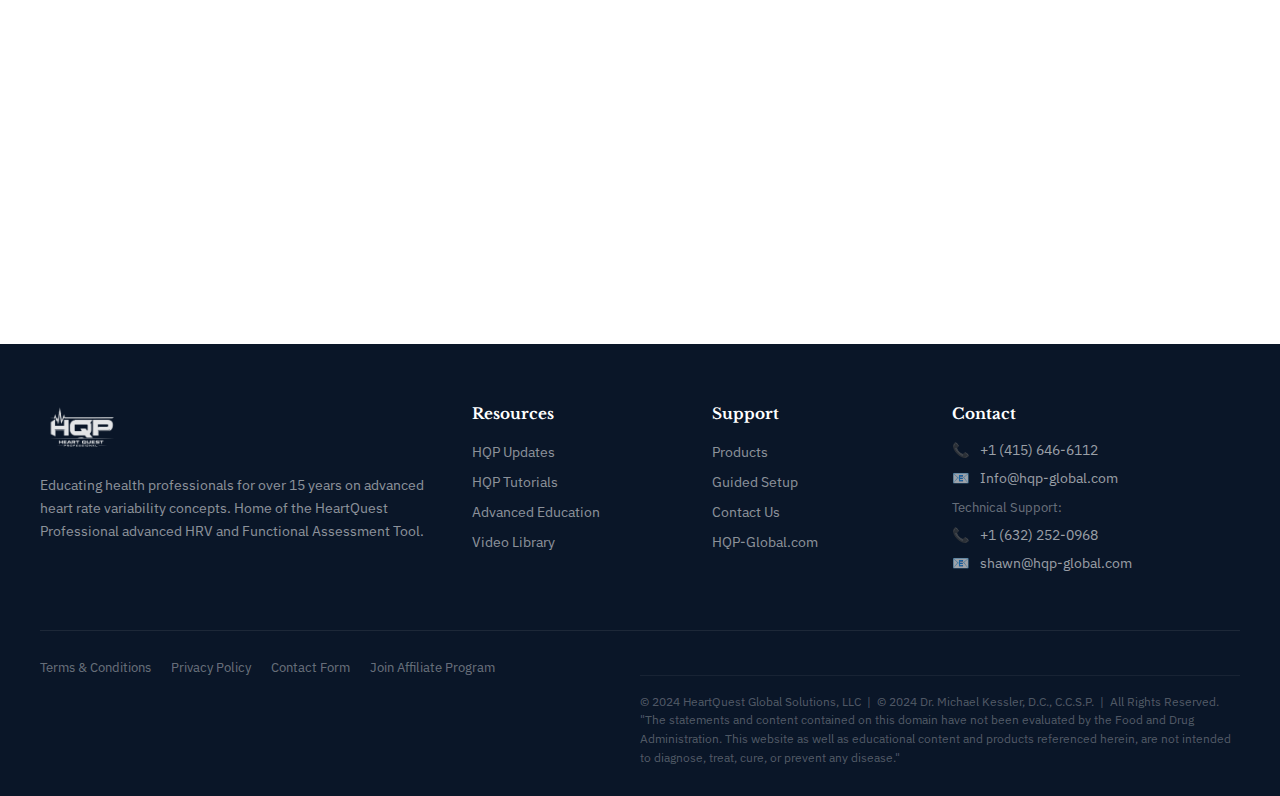
<file: video-library.html>
<!DOCTYPE html>
<html lang="en">
<head>
<meta charset="UTF-8">
<meta name="viewport" content="width=device-width, initial-scale=1.0">
<title>Video Library | HeartQuest Global Solutions</title>
<link rel="stylesheet" href="shared.css">
<style>
.library-grid {
  display: grid;
  grid-template-columns: repeat(auto-fill, minmax(300px, 1fr));
  gap: 28px; margin-top: 48px;
}
.video-card {
  background: white; border: 1px solid var(--light-gray);
  border-radius: 16px; overflow: hidden;
  transition: all 0.3s ease;
}
.video-card:hover { box-shadow: 0 10px 32px rgba(10,22,40,0.1); transform: translateY(-4px); }
.video-thumb {
  height: 170px;
  background: linear-gradient(160deg, var(--navy), var(--blue));
  display: flex; align-items: center; justify-content: center;
  position: relative; overflow: hidden;
}
.video-thumb::before {
  content: ''; position: absolute; inset: 0;
  background: radial-gradient(ellipse 80% 60% at 50% 0%, rgba(14,140,140,0.2), transparent);
}
.play-btn {
  width: 54px; height: 54px; border-radius: 50%;
  background: rgba(255,255,255,0.15); border: 2px solid rgba(255,255,255,0.3);
  display: flex; align-items: center; justify-content: center;
  font-size: 20px; color: white; position: relative;
  transition: all 0.2s;
}
.video-card:hover .play-btn { background: var(--teal); border-color: var(--teal); transform: scale(1.1); }
.video-badge {
  position: absolute; top: 12px; right: 12px;
  font-size: 10px; font-weight: 600; letter-spacing: 1px; text-transform: uppercase;
  padding: 4px 10px; border-radius: 12px;
}
.badge-free { background: rgba(14,140,140,0.85); color: white; }
.badge-paid { background: rgba(200,149,42,0.9); color: white; }
.video-info { padding: 20px; }
.video-info h3 { font-family: 'Libre Baskerville', serif; font-size: 0.98rem; color: var(--navy); margin-bottom: 6px; }
.video-info p { font-size: 0.85rem; color: var(--text-body); line-height: 1.6; margin-bottom: 14px; }
.video-meta { display: flex; align-items: center; justify-content: space-between; }
.video-presenter { font-size: 0.78rem; color: var(--mid-gray); font-weight: 500; }
.video-duration { font-size: 0.78rem; color: var(--mid-gray); }

.login-prompt {
  max-width: 560px; margin: 48px auto 0;
  background: linear-gradient(160deg, var(--navy), var(--blue));
  border-radius: 20px; padding: 48px;
  text-align: center;
}
.login-prompt h2 { font-family: 'Libre Baskerville', serif; color: white; font-size: 1.5rem; margin-bottom: 12px; }
.login-prompt p { color: rgba(255,255,255,0.65); font-size: 0.95rem; margin-bottom: 28px; line-height: 1.65; }
</style>
</head>
<body>

<div id="nav-placeholder"></div>

<div class="page-hero">
  <div class="page-hero-label">Paid Members Only</div>
  <h1>HQP Video Library</h1>
  <p>Case reviews, clinical interpretation, and advanced education from Dr. Karimov, Dr. Kessler, and Dr. Becchetti. Some content is free, some requires membership.</p>
</div>

<section class="section">
  <div class="section-wide">
    <div style="text-align:center; max-width:600px; margin:0 auto;" class="reveal">
      <div class="section-label">Video Education</div>
      <h2 class="section-title">Clinical Education Video Library</h2>
      <div class="section-divider" style="margin:16px auto 20px;"></div>
      <p class="section-subtitle">Dr. Karimov, Dr. Kessler, and Dr. Becchetti review interpretation of actual cases on the HQP, Brain Gauge, and more.</p>
    </div>

    <div class="library-grid">
      <div class="video-card reveal">
        <div class="video-thumb">
          <span class="video-badge badge-free">Free</span>
          <div class="play-btn">▶</div>
        </div>
        <div class="video-info">
          <h3>Introduction to HRV Interpretation</h3>
          <p>Overview of the core HeartQuest Professional parameters and how to read the foundational HRV metrics in clinical practice.</p>
          <div class="video-meta">
            <span class="video-presenter">Dr. Kessler</span>
            <span class="video-duration">~35 min</span>
          </div>
        </div>
      </div>
      <div class="video-card reveal">
        <div class="video-thumb">
          <span class="video-badge badge-free">Free</span>
          <div class="play-btn">▶</div>
        </div>
        <div class="video-info">
          <h3>Getting Started with the HQP Platform</h3>
          <p>A guided walkthrough of the HeartQuest Professional software, patient setup, and generating your first assessment report.</p>
          <div class="video-meta">
            <span class="video-presenter">Shawn Hoover</span>
            <span class="video-duration">~45 min</span>
          </div>
        </div>
      </div>
      <div class="video-card reveal">
        <div class="video-thumb">
          <span class="video-badge badge-paid">Paid</span>
          <div class="play-btn">▶</div>
        </div>
        <div class="video-info">
          <h3>Advanced Case Review: Nervous System Dysfunction</h3>
          <p>Dr. Becchetti and Dr. Kessler analyze a complex case involving autonomic dysregulation using HQP data with clinical commentary.</p>
          <div class="video-meta">
            <span class="video-presenter">Dr. Becchetti &amp; Dr. Kessler</span>
            <span class="video-duration">~60 min</span>
          </div>
        </div>
      </div>
      <div class="video-card reveal">
        <div class="video-thumb">
          <span class="video-badge badge-paid">Paid</span>
          <div class="play-btn">▶</div>
        </div>
        <div class="video-info">
          <h3>Brain Gauge + HQP Integration</h3>
          <p>How to correlate Brain Gauge cognitive findings with HeartQuest Professional HRV data for comprehensive patient assessment.</p>
          <div class="video-meta">
            <span class="video-presenter">Dr. Karimov</span>
            <span class="video-duration">~50 min</span>
          </div>
        </div>
      </div>
      <div class="video-card reveal">
        <div class="video-thumb">
          <span class="video-badge badge-paid">Paid</span>
          <div class="play-btn">▶</div>
        </div>
        <div class="video-info">
          <h3>Meridian Systems &amp; HRV Relationships</h3>
          <p>Exploring the connection between nervous system data and Chinese medicine meridians — with implications for mineral and hormone status.</p>
          <div class="video-meta">
            <span class="video-presenter">Dr. Becchetti</span>
            <span class="video-duration">~55 min</span>
          </div>
        </div>
      </div>
      <div class="video-card reveal">
        <div class="video-thumb">
          <span class="video-badge badge-paid">Paid</span>
          <div class="play-btn">▶</div>
        </div>
        <div class="video-info">
          <h3>Bioimpedance Analysis &amp; Cellular Health</h3>
          <p>Understanding Phase Angle, Body Composition, and Hydration Status from the Quantum VII BIA and how it populates into the HQP.</p>
          <div class="video-meta">
            <span class="video-presenter">Dr. Kessler</span>
            <span class="video-duration">~40 min</span>
          </div>
        </div>
      </div>
    </div>

    <div class="login-prompt reveal">
      <h2>Members Access the Full Library</h2>
      <p>Register as a Health Provider member to unlock all paid content, case reviews, and advanced clinical education videos. Each professional must complete the Sign Up process.</p>
      <div style="display:flex; gap:12px; justify-content:center; flex-wrap:wrap;">
        <a href="contact.html" class="btn btn-primary">Register as Member</a>
        <a href="advanced-education.html" class="btn btn-outline-white">Learn More</a>
      </div>
    </div>
  </div>
</section>

<div id="footer-placeholder"></div>
<script src="components.js"></script>
</body>
</html>
</file>
<file: shared.css>
/* HeartQuest Global Solutions - Shared Styles */
@import url('https://fonts.googleapis.com/css2?family=Libre+Baskerville:ital,wght@0,400;0,700;1,400&family=IBM+Plex+Sans:wght@300;400;500;600&display=swap');

:root {
  --navy: #0a1628;
  --navy-mid: #142040;
  --blue: #1a3a6b;
  --blue-mid: #2255a0;
  --teal: #0e8c8c;
  --teal-light: #16b8b8;
  --gold: #c8952a;
  --gold-light: #e0b84a;
  --white: #ffffff;
  --off-white: #f5f7fa;
  --light-gray: #e8edf4;
  --mid-gray: #9aa5b8;
  --text-dark: #0a1628;
  --text-body: #2d3a4f;
}

*, *::before, *::after { box-sizing: border-box; margin: 0; padding: 0; }

html { scroll-behavior: smooth; }

body {
  font-family: 'IBM Plex Sans', sans-serif;
  color: var(--text-body);
  background: var(--white);
  overflow-x: hidden;
}

/* ── NAVIGATION ─────────────────────────────────────────── */
#site-nav {
  position: fixed; top: 0; left: 0; right: 0; z-index: 1000;
  background: rgba(255,255,255,0.97);
  backdrop-filter: blur(12px);
  border-bottom: 1px solid rgba(10,22,40,0.1);
  padding: 0 40px;
  height: 106px;
  display: flex; align-items: center; justify-content: space-between;
  transition: all 0.3s ease;
  box-shadow: 0 2px 16px rgba(10,22,40,0.07);
}

#site-nav.scrolled { height: 90px; }

.nav-logo {
  display: flex; align-items: center; gap: 12px;
  text-decoration: none;
}

.nav-logo-mark {
  width: 42px; height: 42px;
  background: linear-gradient(135deg, var(--teal), var(--blue-mid));
  border-radius: 10px;
  display: flex; align-items: center; justify-content: center;
  font-family: 'Libre Baskerville', serif;
  font-size: 18px; font-weight: 700; color: white;
  letter-spacing: -1px;
}

.nav-logo-img {
  height: 90px;
  width: auto;
  display: block;
  object-fit: contain;
}

.nav-logo-img--footer {
  height: 56px;
  filter: brightness(0) invert(1);
  opacity: 0.9;
}

.nav-logo-text {
  font-family: 'Libre Baskerville', serif;
  color: white; font-size: 16px; font-weight: 700;
  line-height: 1.2;
}
.nav-logo-text span { display: block; font-size: 10px; font-weight: 400; color: var(--gold-light); font-family: 'IBM Plex Sans', sans-serif; letter-spacing: 2px; text-transform: uppercase; }

.nav-links {
  display: flex; align-items: center; gap: 6px;
  list-style: none;
}

.nav-links > li { position: relative; }

.nav-links > li > a,
.nav-links > li > .nav-dropdown-toggle {
  color: var(--navy);
  text-decoration: none;
  font-size: 12.5px;
  font-weight: 500;
  letter-spacing: 0.8px;
  text-transform: uppercase;
  padding: 8px 14px;
  border-radius: 6px;
  transition: all 0.2s ease;
  cursor: pointer;
  background: none; border: none; font-family: inherit;
}

.nav-links > li > a:hover,
.nav-links > li > .nav-dropdown-toggle:hover {
  color: var(--teal);
  background: rgba(14,140,140,0.07);
}

.nav-links > li > a.active {
  color: var(--teal);
}

.nav-dropdown { position: relative; }

.nav-dropdown-menu {
  display: none;
  position: absolute; top: 100%; left: 0;
  min-width: 200px;
  background: white;
  border: 1px solid rgba(10,22,40,0.1);
  border-radius: 10px;
  padding: 8px;
  padding-top: 12px;
  margin-top: 0;
  box-shadow: 0 12px 32px rgba(10,22,40,0.12);
}

/* Bridge gap so mouse can move from toggle to menu */
.nav-dropdown-menu::before {
  content: '';
  position: absolute;
  top: -10px; left: 0; right: 0;
  height: 10px;
}

.nav-dropdown:hover .nav-dropdown-menu,
.nav-dropdown.open .nav-dropdown-menu { display: block; }

.nav-dropdown-menu a {
  display: block;
  color: var(--navy);
  text-decoration: none;
  font-size: 12px; font-weight: 500; letter-spacing: 0.5px;
  text-transform: uppercase;
  padding: 9px 14px;
  border-radius: 6px;
  transition: all 0.2s ease;
}

.nav-dropdown-menu a:hover {
  color: var(--teal);
  background: rgba(14,140,140,0.07);
}

.nav-cta {
  background: linear-gradient(135deg, var(--teal), var(--blue-mid)) !important;
  color: white !important;
  border-radius: 8px !important;
  padding: 8px 18px !important;
}
.nav-cta:hover { opacity: 0.9; transform: translateY(-1px); }

.mobile-menu-toggle {
  display: none;
  background: none; border: none; cursor: pointer;
  color: var(--navy); font-size: 22px;
}

/* ── PAGE HERO ───────────────────────────────────────────── */
.page-hero {
  padding: 160px 40px 80px;
  background: linear-gradient(160deg, var(--navy) 0%, var(--navy-mid) 50%, #0d2545 100%);
  position: relative; overflow: hidden;
  text-align: center;
}

.page-hero::before {
  content: '';
  position: absolute; inset: 0;
  background: radial-gradient(ellipse 80% 60% at 50% 0%, rgba(14,140,140,0.15), transparent);
  pointer-events: none;
}

.page-hero-label {
  display: inline-block;
  font-size: 11px; font-weight: 600; letter-spacing: 3px; text-transform: uppercase;
  color: var(--gold-light);
  background: rgba(200,149,42,0.12);
  border: 1px solid rgba(200,149,42,0.3);
  border-radius: 20px; padding: 5px 16px;
  margin-bottom: 20px;
}

.page-hero h1 {
  font-family: 'Libre Baskerville', serif;
  font-size: clamp(2rem, 5vw, 3.2rem);
  color: white; font-weight: 700; line-height: 1.15;
  margin-bottom: 20px;
  max-width: 800px; margin-left: auto; margin-right: auto;
}

.page-hero p {
  font-size: 1.1rem; color: rgba(255,255,255,0.75);
  max-width: 620px; margin: 0 auto; line-height: 1.7;
}

/* ── SECTION ─────────────────────────────────────────────── */
.section { padding: 80px 40px; }
.section-narrow { max-width: 800px; margin: 0 auto; }
.section-wide { max-width: 1200px; margin: 0 auto; }

.section-label {
  font-size: 11px; font-weight: 600; letter-spacing: 3px; text-transform: uppercase;
  color: var(--teal); margin-bottom: 12px;
}

.section-title {
  font-family: 'Libre Baskerville', serif;
  font-size: clamp(1.6rem, 3.5vw, 2.4rem);
  color: var(--navy); font-weight: 700; line-height: 1.2;
  margin-bottom: 16px;
}

.section-subtitle {
  font-size: 1.05rem; color: var(--text-body);
  line-height: 1.7; max-width: 620px;
}

.section-divider {
  width: 48px; height: 3px;
  background: linear-gradient(90deg, var(--teal), var(--gold));
  border-radius: 2px; margin: 20px 0;
}

.section-alt { background: var(--off-white); }

/* ── CARDS ───────────────────────────────────────────────── */
.card-grid {
  display: grid;
  grid-template-columns: repeat(auto-fit, minmax(280px, 1fr));
  gap: 28px; margin-top: 48px;
}

.card {
  background: white;
  border: 1px solid var(--light-gray);
  border-radius: 16px;
  padding: 32px;
  transition: all 0.3s ease;
  position: relative; overflow: hidden;
}

.card::before {
  content: ''; position: absolute; top: 0; left: 0; right: 0;
  height: 3px;
  background: linear-gradient(90deg, var(--teal), var(--blue-mid));
  transform: scaleX(0); transform-origin: left;
  transition: transform 0.3s ease;
}

.card:hover { box-shadow: 0 12px 40px rgba(10,22,40,0.1); transform: translateY(-4px); }
.card:hover::before { transform: scaleX(1); }

.card-icon {
  width: 52px; height: 52px;
  background: linear-gradient(135deg, rgba(14,140,140,0.1), rgba(26,58,107,0.1));
  border-radius: 12px;
  display: flex; align-items: center; justify-content: center;
  font-size: 22px; margin-bottom: 20px;
}

.card h3 {
  font-family: 'Libre Baskerville', serif;
  font-size: 1.15rem; color: var(--navy);
  margin-bottom: 10px;
}

.card p { font-size: 0.93rem; color: var(--text-body); line-height: 1.65; }

/* ── PRODUCT CARDS ───────────────────────────────────────── */
.product-grid {
  display: grid;
  grid-template-columns: repeat(auto-fit, minmax(320px, 1fr));
  gap: 36px; margin-top: 48px;
}

.product-card {
  background: white;
  border: 1px solid var(--light-gray);
  border-radius: 20px;
  overflow: hidden;
  transition: all 0.35s ease;
  display: flex; flex-direction: column;
}

.product-card:hover { box-shadow: 0 16px 48px rgba(10,22,40,0.12); transform: translateY(-6px); }

.product-card-header {
  background: linear-gradient(160deg, var(--navy), var(--blue));
  padding: 36px 32px 28px;
  position: relative;
}

.product-card-header h3 {
  font-family: 'Libre Baskerville', serif;
  color: white; font-size: 1.25rem;
  margin-bottom: 6px;
}

.product-card-header p.product-tagline {
  color: rgba(255,255,255,0.65);
  font-size: 0.85rem; letter-spacing: 0.5px;
}

.product-card-badge {
  position: absolute; top: 20px; right: 20px;
  background: var(--gold);
  color: white; font-size: 10px; font-weight: 600;
  letter-spacing: 1px; text-transform: uppercase;
  padding: 4px 10px; border-radius: 20px;
}

.product-card-body { padding: 28px 32px; flex: 1; }
.product-card-body p { font-size: 0.92rem; color: var(--text-body); line-height: 1.7; }

.product-card-price {
  padding: 16px 32px;
  border-top: 1px solid var(--light-gray);
  display: flex; align-items: center; justify-content: space-between;
}

.product-price-text { font-size: 0.9rem; color: var(--mid-gray); }
.product-price-text strong { display: block; font-size: 1.2rem; color: var(--navy); font-weight: 600; }

.product-card-footer { padding: 0 32px 28px; }

/* ── BUTTONS ─────────────────────────────────────────────── */
.btn {
  display: inline-flex; align-items: center; gap: 8px;
  padding: 13px 28px; border-radius: 10px;
  font-family: 'IBM Plex Sans', sans-serif;
  font-size: 13.5px; font-weight: 600; letter-spacing: 0.5px;
  text-decoration: none; border: none; cursor: pointer;
  transition: all 0.25s ease;
}

.btn-primary {
  background: linear-gradient(135deg, var(--teal), var(--blue-mid));
  color: white;
}
.btn-primary:hover { transform: translateY(-2px); box-shadow: 0 8px 24px rgba(14,140,140,0.35); }

.btn-gold {
  background: linear-gradient(135deg, var(--gold), var(--gold-light));
  color: white;
}
.btn-gold:hover { transform: translateY(-2px); box-shadow: 0 8px 24px rgba(200,149,42,0.35); }

.btn-outline {
  background: transparent;
  border: 2px solid var(--teal);
  color: var(--teal);
}
.btn-outline:hover { background: var(--teal); color: white; }

.btn-outline-white {
  background: transparent;
  border: 2px solid rgba(255,255,255,0.4);
  color: white;
}
.btn-outline-white:hover { background: rgba(255,255,255,0.1); border-color: white; }

.btn-sm { padding: 9px 20px; font-size: 12.5px; }
.btn-lg { padding: 16px 36px; font-size: 15px; }
.btn-full { width: 100%; justify-content: center; }

/* ── TEAM ────────────────────────────────────────────────── */
.team-grid {
  display: grid;
  grid-template-columns: repeat(auto-fit, minmax(220px, 1fr));
  gap: 32px; margin-top: 48px;
}

.team-card {
  text-align: center;
  background: white; border: 1px solid var(--light-gray);
  border-radius: 16px; padding: 32px 24px;
  transition: all 0.3s ease;
}
.team-card:hover { box-shadow: 0 10px 30px rgba(10,22,40,0.1); transform: translateY(-4px); }

.team-avatar {
  width: 90px; height: 90px; border-radius: 50%;
  background: linear-gradient(135deg, var(--teal), var(--blue-mid));
  margin: 0 auto 16px;
  display: flex; align-items: center; justify-content: center;
  font-family: 'Libre Baskerville', serif;
  font-size: 28px; color: white; font-weight: 700;
  border: 3px solid var(--light-gray);
}

.team-card h3 { font-family: 'Libre Baskerville', serif; font-size: 1rem; color: var(--navy); margin-bottom: 4px; }
.team-card .team-title { font-size: 0.82rem; color: var(--teal); font-weight: 500; margin-bottom: 12px; letter-spacing: 0.3px; }
.team-card p { font-size: 0.85rem; color: var(--text-body); line-height: 1.6; }

/* ── NOTICE BOX ──────────────────────────────────────────── */
.notice-box {
  background: rgba(14,140,140,0.06);
  border: 1px solid rgba(14,140,140,0.2);
  border-left: 4px solid var(--teal);
  border-radius: 10px; padding: 20px 24px;
  margin: 24px 0;
}
.notice-box p { font-size: 0.92rem; color: var(--text-body); line-height: 1.65; }

.notice-gold {
  background: rgba(200,149,42,0.06);
  border-color: rgba(200,149,42,0.2);
  border-left-color: var(--gold);
}

/* ── CONTACT ─────────────────────────────────────────────── */
.contact-info-item {
  display: flex; align-items: flex-start; gap: 14px;
  padding: 16px 0; border-bottom: 1px solid var(--light-gray);
}
.contact-info-icon {
  width: 38px; height: 38px; flex-shrink: 0;
  background: linear-gradient(135deg, rgba(14,140,140,0.1), rgba(26,58,107,0.1));
  border-radius: 9px; display: flex; align-items: center; justify-content: center;
  font-size: 16px;
}
.contact-info-item h4 { font-size: 0.8rem; font-weight: 600; color: var(--mid-gray); text-transform: uppercase; letter-spacing: 0.8px; margin-bottom: 4px; }
.contact-info-item a, .contact-info-item p { font-size: 0.95rem; color: var(--navy); text-decoration: none; }
.contact-info-item a:hover { color: var(--teal); }

/* ── FOOTER ──────────────────────────────────────────────── */
#site-footer {
  background: var(--navy);
  color: rgba(255,255,255,0.7);
  padding: 60px 40px 30px;
}

.footer-inner {
  max-width: 1200px; margin: 0 auto;
  display: grid; grid-template-columns: 2fr 1fr 1fr 1.5fr;
  gap: 48px; padding-bottom: 48px;
  border-bottom: 1px solid rgba(255,255,255,0.08);
}

.footer-brand .nav-logo-text { color: white; }
.footer-brand p {
  font-size: 0.88rem; line-height: 1.65;
  margin-top: 14px; color: rgba(255,255,255,0.55);
}

.footer-col h4 {
  font-family: 'Libre Baskerville', serif;
  font-size: 0.95rem; color: white;
  margin-bottom: 18px;
}

.footer-links { list-style: none; }
.footer-links li { margin-bottom: 10px; }
.footer-links a {
  color: rgba(255,255,255,0.55); text-decoration: none;
  font-size: 0.88rem; transition: color 0.2s ease;
}
.footer-links a:hover { color: var(--teal-light); }

.footer-contact-line {
  display: flex; align-items: center; gap: 10px;
  font-size: 0.88rem; color: rgba(255,255,255,0.6);
  margin-bottom: 10px;
}
.footer-contact-line a { color: rgba(255,255,255,0.6); text-decoration: none; }
.footer-contact-line a:hover { color: white; }

.footer-bottom {
  max-width: 1200px; margin: 28px auto 0;
  display: flex; justify-content: space-between; align-items: flex-start;
  flex-wrap: wrap; gap: 16px;
}

.footer-bottom-links { display: flex; gap: 20px; flex-wrap: wrap; }
.footer-bottom-links a {
  color: rgba(255,255,255,0.4); text-decoration: none;
  font-size: 0.82rem; transition: color 0.2s ease;
}
.footer-bottom-links a:hover { color: rgba(255,255,255,0.7); }

.footer-disclaimer {
  font-size: 0.78rem; color: rgba(255,255,255,0.3);
  max-width: 600px; line-height: 1.5; margin-top: 16px;
  border-top: 1px solid rgba(255,255,255,0.06); padding-top: 16px;
  width: 100%;
}

/* ── SCROLL ANIMATIONS ───────────────────────────────────── */
.reveal {
  opacity: 0; transform: translateY(28px);
  transition: opacity 0.6s ease, transform 0.6s ease;
}
.reveal.visible { opacity: 1; transform: none; }

/* ── RESPONSIVE ──────────────────────────────────────────── */
@media (max-width: 900px) {
  .footer-inner { grid-template-columns: 1fr 1fr; }
  .nav-links { display: none; }
  .mobile-menu-toggle { display: block; }
  .nav-links.open {
    display: flex; flex-direction: column;
    position: fixed; top: 70px; left: 0; right: 0; bottom: 0;
    background: var(--navy); padding: 24px;
    overflow-y: auto; z-index: 999;
  }
  .nav-dropdown-menu { position: static; box-shadow: none; border: none; padding-left: 16px; }
}

@media (max-width: 600px) {
  .page-hero { padding: 110px 24px 60px; }
  .section { padding: 60px 24px; }
  #site-nav { padding: 0 24px; }
  .footer-inner { grid-template-columns: 1fr; gap: 32px; }
}
</file>
